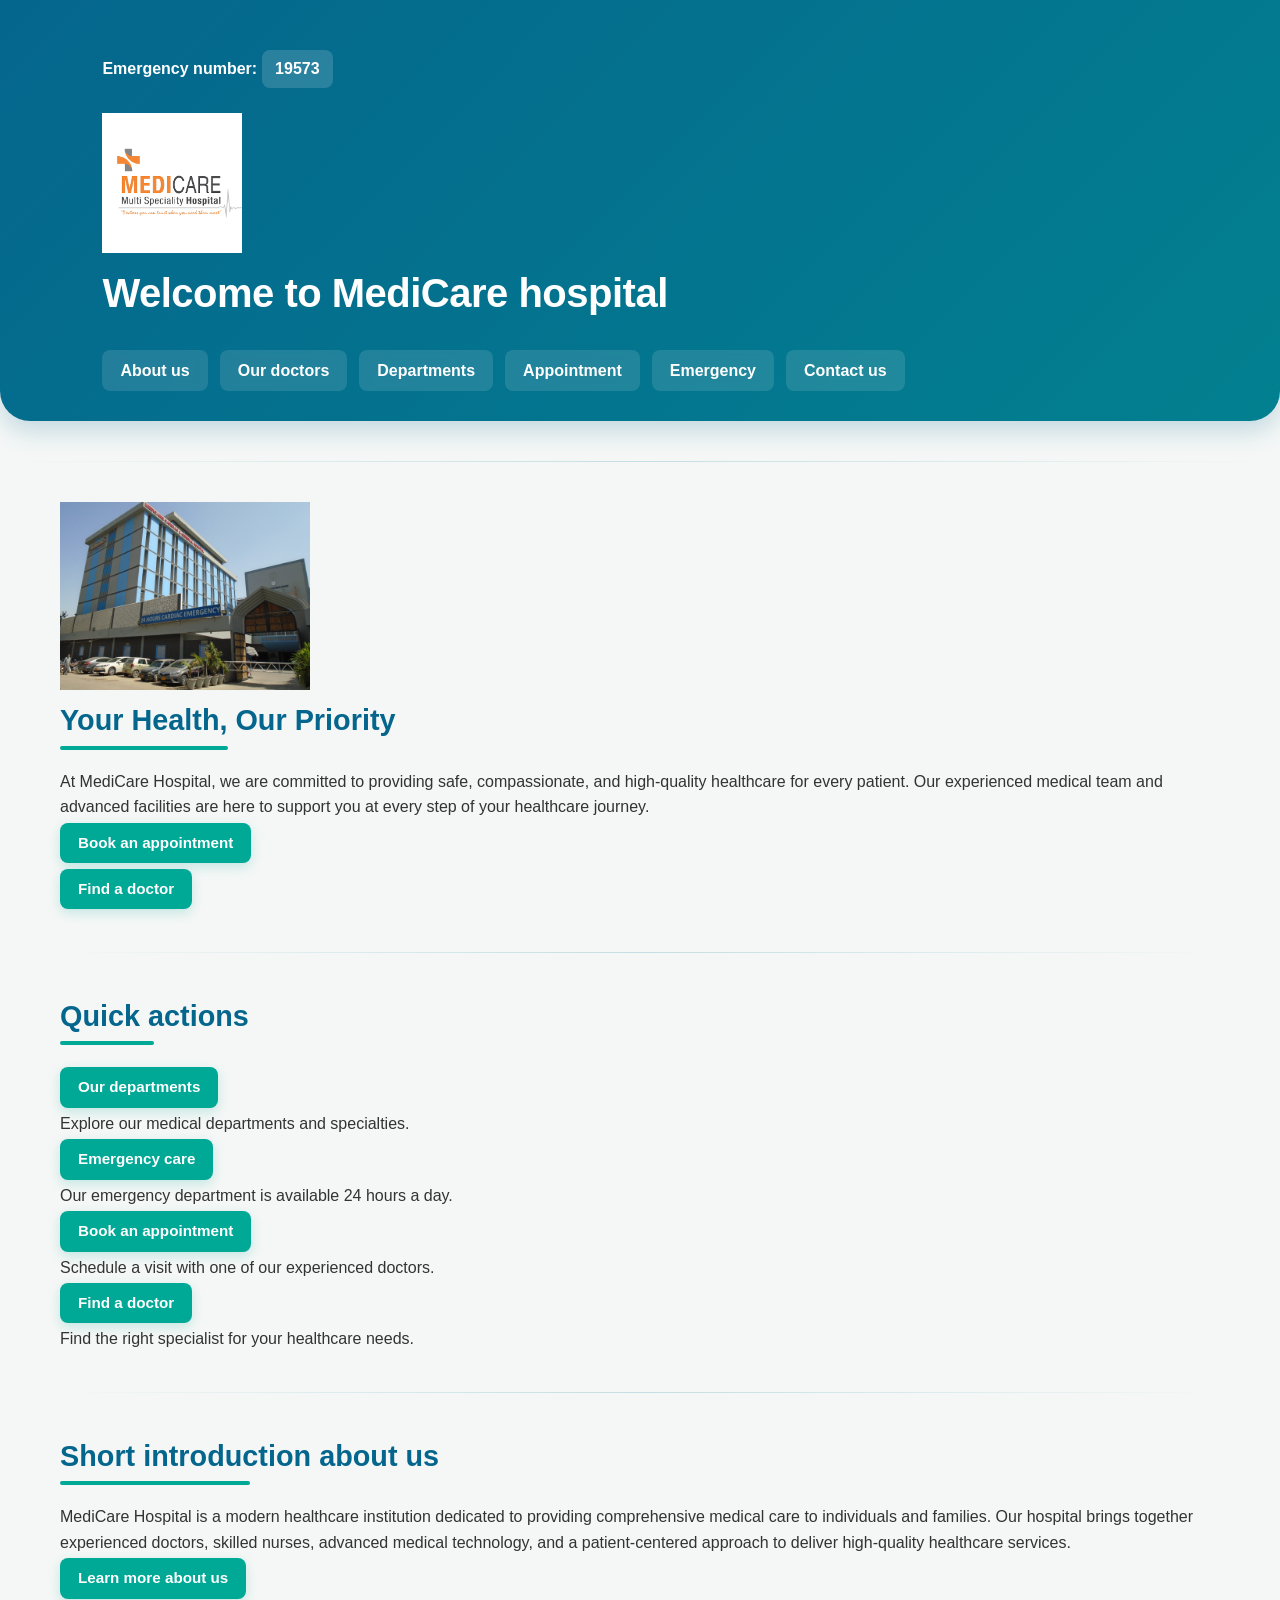
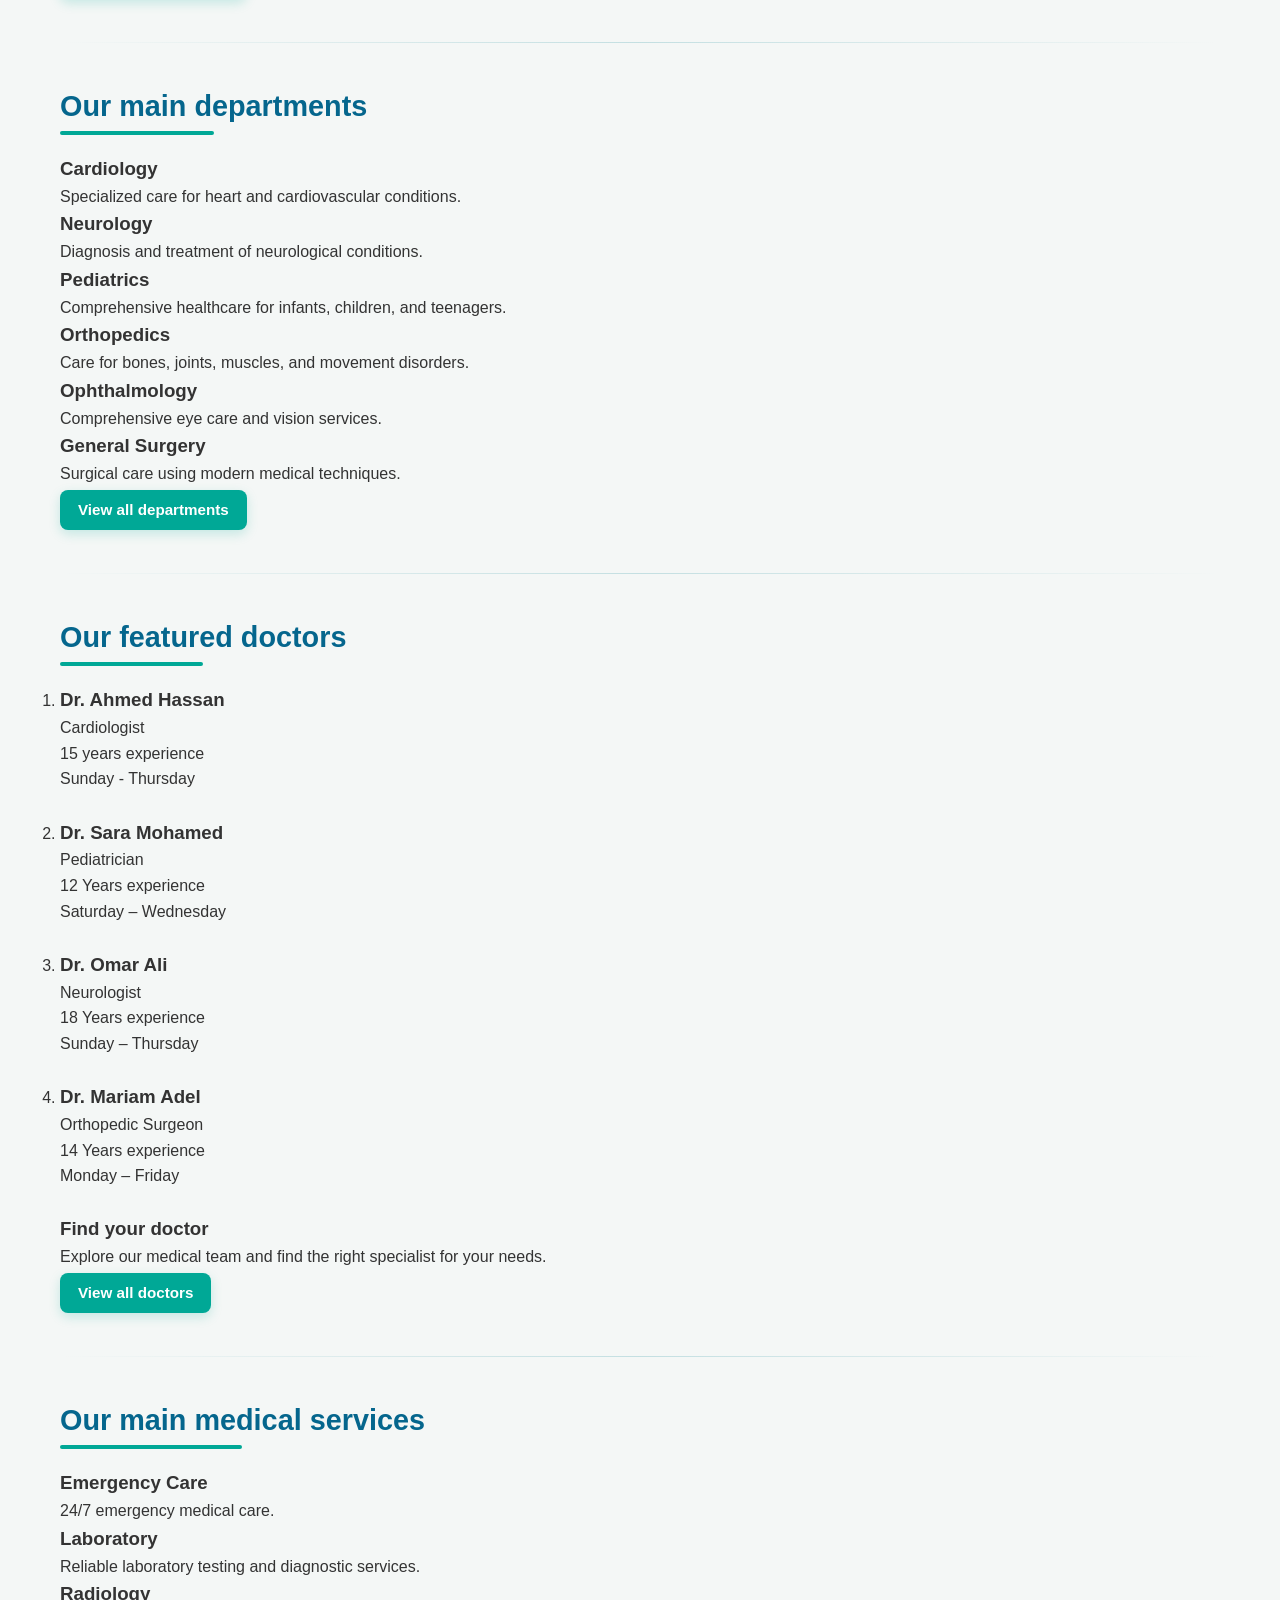
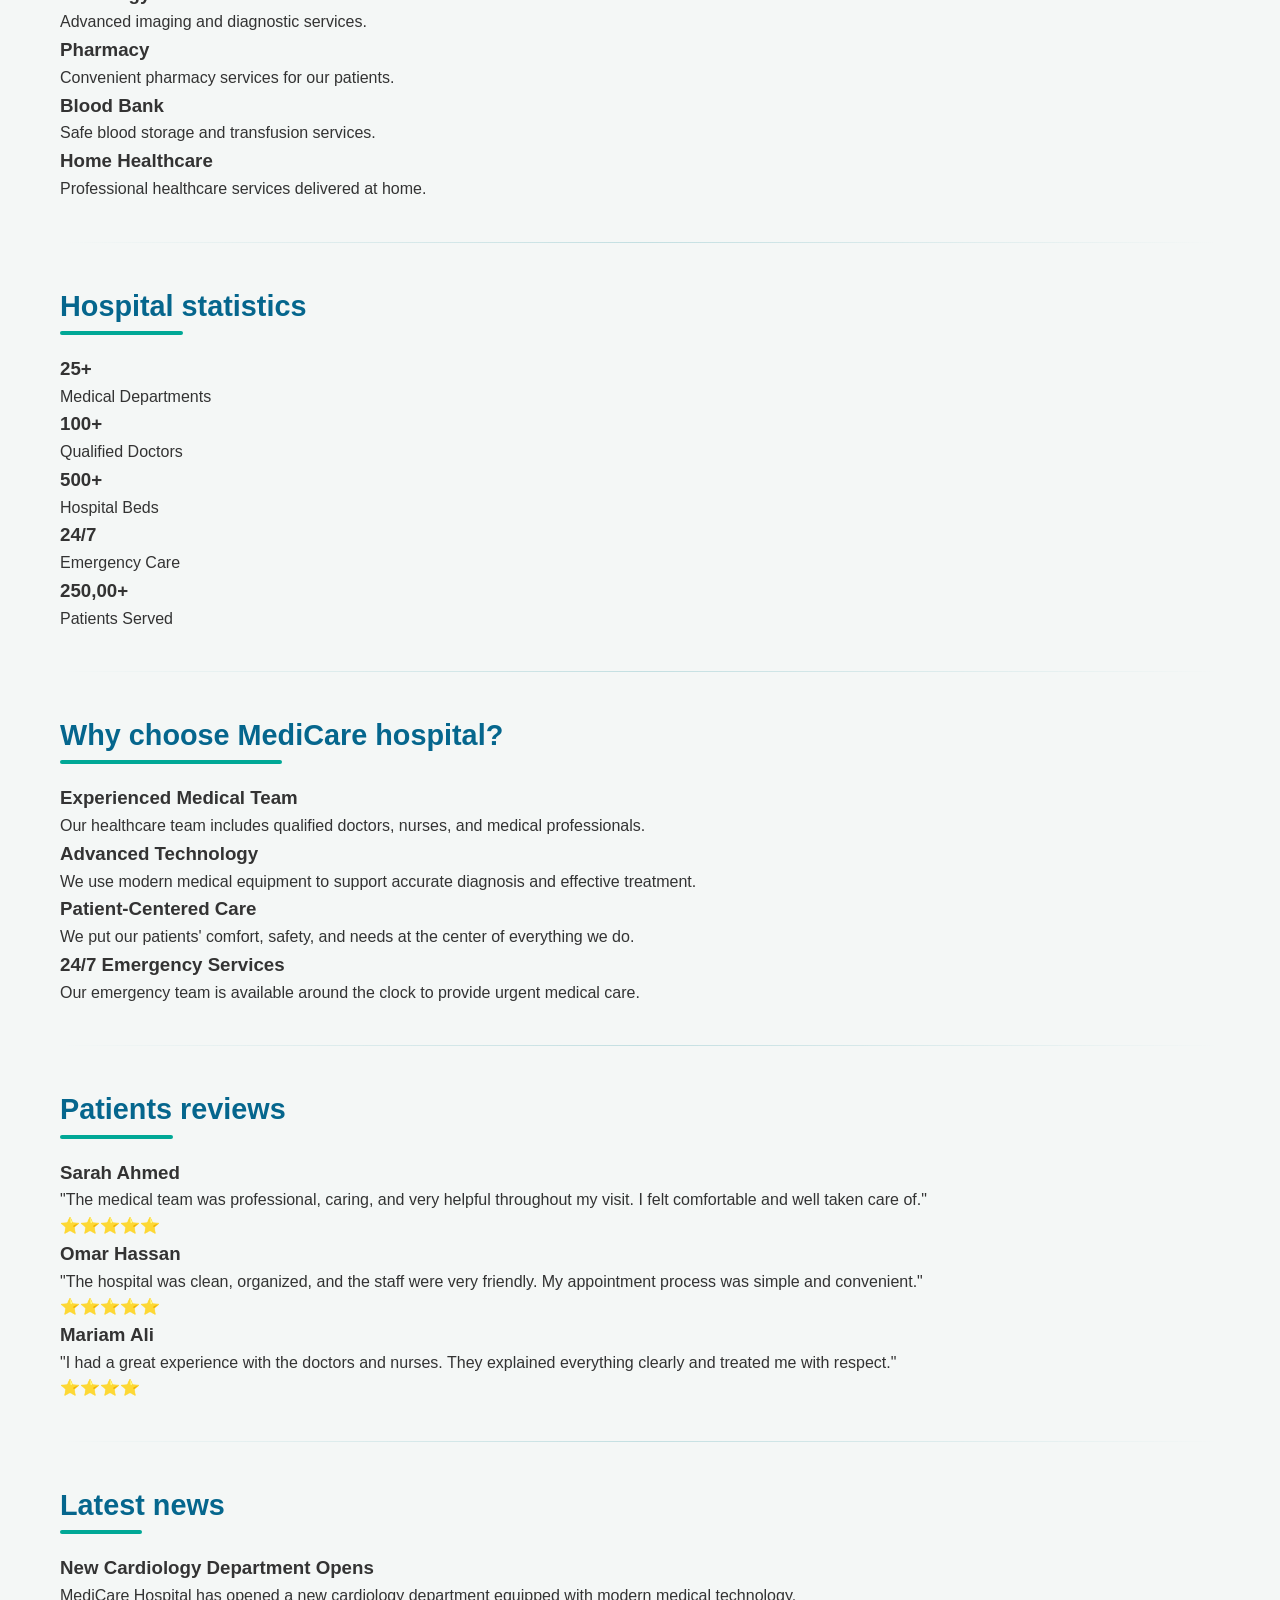
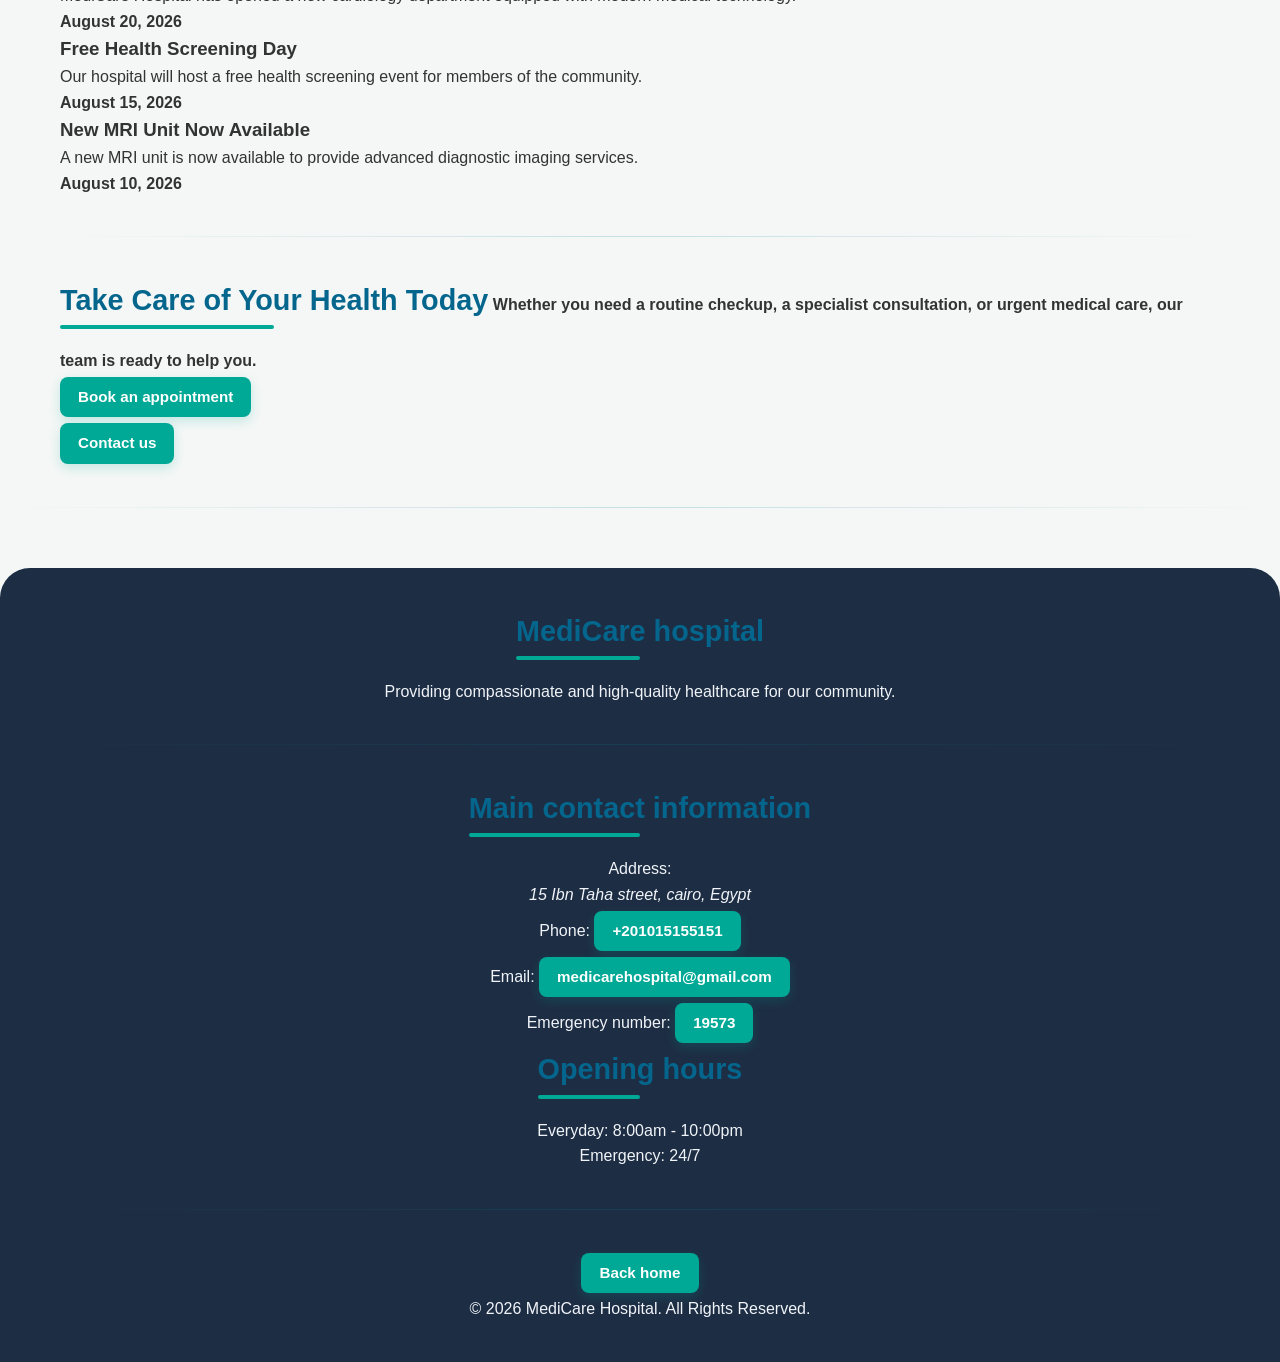
<file: index.html>
<!DOCTYPE html>
<html lang="en">
    <head>
        <meta charset="UTF-8">
        <meta name="description" content="Welcome to MediCare hospital enter to see more">
        <meta name="viewport" content="width=device-width, initial-scale=1.0">
        <title>MediCare hospital</title>
        <link rel="icon" href="img/logo-hospital.png">
        <link rel="stylesheet" href="main.css">
    </head>
    <body>
        <header class="index-header">
        <strong>Emergency number:</strong><a href="tel:19573">19573</a>
        
        <br><br>
        <figure>
            <img src="img/logo-hospital.png" alt="Hospital logo" loading="lazy" width="140">
            <figcaption><h1>Welcome to MediCare hospital</h1></figcaption>
        </figure>
        <nav>
            <ul>
                <li>
                    <a href="about.html">About us</a>
                </li>
                <li>
                    <a href="doctors.html">Our doctors</a>
                </li>
                <li>
                    <a href="departments.html">Departments</a>
                </li>
                <li>
                    <a href="appointments.html">Appointment</a>
                </li>
                <li>
                    <a href="emergency.html">Emergency</a>
                </li>
                <li>
                    <a href="#main-contact">Contact us</a>
                </li>
            </ul>
        </nav>
        </header>
        <hr>
        <main class="index-main">
            <section id="hero">
                <figure>
                    <img src="img/hospital-1.jpg" alt="Hospital photo" loading="lazy" width="250">
                    <figcaption><h2>Your Health, Our Priority</h2></figcaption>
                </figure>
                <p>At MediCare Hospital, we are committed to providing safe, compassionate, and high-quality healthcare for every patient. Our experienced medical team and advanced facilities are here to support you at every step of your healthcare journey.</p>
                <ul>
                    <li>
                        <a href="appointments.html">Book an appointment</a>
                    </li>
                    <li>
                        <a href="doctors.html">Find a doctor</a>
                    </li>
                </ul>
            </section>
            <hr>
            <section id="quick-actions">
                <h2>Quick actions</h2>
                <ul>
                    <li>
                        <div class="quick-action-art">
                            <a href="departments.html">Our departments</a>
                            <p>
                                Explore our medical departments and specialties.
                            </p>
                        </div>
                    </li>
                    <li>
                        <div class="quick-action-art">
                            <a href="emergency.html">Emergency care</a>
                            <p>
                                Our emergency department is available 24 hours a day.
                            </p>
                        </div>
                    </li>
                    <li>
                        <div class="quick-action-art">
                            <a href="appointments.html">Book an appointment</a>
                            <p>
                                Schedule a visit with one of our experienced doctors.
                            </p>
                        </div>
                    </li>
                    <li>
                        <div class="quick-action-art">
                            <a href="doctors.html">Find a doctor</a>
                            <p>
                                Find the right specialist for your healthcare needs.
                            </p>
                        </div>
                    </li>
                </ul>
            </section>
            <hr>
            <section id="introduction">
                <h2>Short introduction about us</h2>
                <p>MediCare Hospital is a modern healthcare institution dedicated to providing comprehensive medical care to individuals and families. Our hospital brings together experienced doctors, skilled nurses, advanced medical technology, and a patient-centered approach to deliver high-quality healthcare services.</p>
                <a href="about.html">Learn more about us</a>
            </section>
            <hr>
            <section id="main-departments">
                <h2>Our main departments</h2>
                <ul>
                    <li>
                        <div class="department-card">
                                <h3>Cardiology</h3>
                            <p>Specialized care for heart and cardiovascular conditions.</p>
                        </div>
                    </li>
                    <li>
                        <div class="department-card">
                            <h3>Neurology</h3>
                            <p>Diagnosis and treatment of neurological conditions.</p>
                        </div>
                    </li>
                    <li>
                        <div class="department-card">
                            <h3>Pediatrics</h3>
                            <p>Comprehensive healthcare for infants, children, and teenagers.</p>
                        </div>
                    </li>
                    <li>
                        <div class="department-card">
                            <h3>Orthopedics</h3>
                            <p>Care for bones, joints, muscles, and movement disorders.</p>
                        </div>
                    </li>
                    <li>
                        <div class="department-card">
                            <h3>Ophthalmology</h3>
                            <p>Comprehensive eye care and vision services.</p>
                        </div>
                    </li>
                    <li>
                        <div class="department-card">
                            <h3>General Surgery</h3>
                            <p>Surgical care using modern medical techniques.</p>
                        </div>
                    </li>
                </ul>
                <a href="departments.html">View all departments</a>
            </section>
            <hr>
            <section id="featured-doctors">
                <h2>Our featured doctors</h2>
                <ol>
                    <li>
                        <div class="main-doctors-card">
                            <h3>Dr. Ahmed Hassan</h3>
                            
                                <ul>
                                    <li>
                                        Cardiologist
                                    </li>
                                    <li>
                                        15 years experience
                                    </li>
                                    <li>
                                        Sunday - Thursday
                                    </li>
                                </ul>
                            <br>
                        </div>
                    </li>
                    <li>
                        <div class="main-doctors-card">
                            <h3>Dr. Sara Mohamed</h3>
                            
                                <ul>
                                    <li>
                                        Pediatrician
                                    </li>
                                    <li>
                                        12 Years experience
                                    </li>
                                    <li>
                                        Saturday – Wednesday
                                    </li>
                                </ul>
                            <br>
                        </div>
                    </li>
                    <li>
                        <div class="main-doctors-card">
                            <h3>Dr. Omar Ali</h3>
                            
                                <ul>
                                    <li>
                                        Neurologist
                                    </li>
                                    <li>
                                        18 Years experience
                                    </li>
                                    <li>
                                        Sunday – Thursday
                                    </li>
                                </ul>
                            <br>
                        </div>
                    </li>
                    <li>
                        <div class="main-doctors-card">
                            <h3>Dr. Mariam Adel</h3>
                            
                                <ul>
                                    <li>
                                        Orthopedic Surgeon
                                    </li>
                                    <li>
                                        14 Years experience
                                    </li>
                                    <li>
                                        Monday – Friday
                                    </li>
                                </ul>
                            <br>
                        </div>
                    </li>
                </ol>
                <div class="find-doctor">
                    <ul>
                        <li>
                            <h3>Find your doctor</h3>
                    
                            Explore our medical team and find the right specialist for your needs.
                            <br>  
                            <a href="doctors.html">View all doctors</a>                  
                        </li>
                    </ul>
                </div>
            </section>
            <hr>
            <section id="main-services">
                <h2>Our main medical services</h2>
                <ul>
                    <li>
                        <div class="main-services-card">
                            <h3>Emergency Care</h3>
                            <p>24/7 emergency medical care.</p>
                        </div>
                    </li>
                    <li>
                        <div class="main-services-card">
                            <h3>Laboratory</h3>
                            <p>Reliable laboratory testing and diagnostic services.</p>
                        </div>
                    </li>
                    <li>
                        <div class="main-services-card">
                            <h3>Radiology</h3>
                            <p>Advanced imaging and diagnostic services.</p>
                        </div>
                    </li>
                    <li>
                        <div class="main-services-card">
                            <h3>Pharmacy</h3>
                            <p>Convenient pharmacy services for our patients.</p>
                        </div>
                    </li>
                    <li>
                        <div class="main-services-card">
                            <h3>Blood Bank</h3>
                            <p>Safe blood storage and transfusion services.</p>
                        </div>
                    </li>
                    <li>
                        <div class="main-services-card">
                            <h3>Home Healthcare</h3>
                            <p>Professional healthcare services delivered at home.</p>
                        </div>
                    </li>
                </ul>
                
            </section>
            <hr>
            <section id="statistics">
                <h2>Hospital statistics</h2>
                <ul>
                    <li>
                        <div class="hospital-statistics-cards">
                            <h3>25+</h3>
                            <p>Medical Departments</p>
                        </div>
                    </li>
                    <li>
                        <div class="hospital-statistics-cards">
                            <h3>100+</h3>
                            <p>Qualified Doctors</p>
                        </div>
                    </li>
                    <li>
                        <div class="hospital-statistics-cards">
                            <h3>500+</h3>
                            <p>Hospital Beds</p>
                        </div>
                    </li>
                    <li>
                        <div class="hospital-statistics-cards">
                            <h3>24/7</h3>
                            <p>Emergency Care</p>
                        </div>
                    </li>
                    <li>
                        <div class="hospital-statistics-cards">
                            <h3>250,00+</h3>
                            <p>Patients Served</p>
                        </div>
                    </li>
                </ul>
            </section>
            <hr>
            <section id="why-us">
                <h2>Why choose MediCare hospital?</h2>
                <ul>
                    <li>
                        <div class="why-us-card">
                            <h3>Experienced Medical Team</h3>
                            <p>Our healthcare team includes qualified doctors, nurses, and medical professionals.</p>
                        </div>
                    </li>
                    <li>
                        <div class="why-us-card">
                            <h3>Advanced Technology</h3>
                            <p>We use modern medical equipment to support accurate diagnosis and effective treatment.</p>
                        </div>
                    </li>
                    <li>
                        <div class="why-us-card">
                            <h3>Patient-Centered Care</h3>
                            <p>We put our patients' comfort, safety, and needs at the center of everything we do.</p>
                        </div>
                    </li>
                    <li>
                        <div class="why-us-card">
                            <h3>24/7 Emergency Services</h3>
                            <p>Our emergency team is available around the clock to provide urgent medical care.</p>
                        </div>
                    </li>
                </ul>
            </section>
            <hr>
            <section id="reviews">
                <h2>Patients reviews</h2>
                <ul>
                    <li>
                        <article class="patient-review-card">
                            <h3>Sarah Ahmed</h3>
                            <p>"The medical team was professional, caring, and very helpful throughout my visit. I felt comfortable and well taken care of."</p>
                            <p>
                                ⭐⭐⭐⭐⭐
                            </p>
                        </article>
                    </li>
                    <li>
                        <article class="patient-review-card">
                            <h3>Omar Hassan</h3>
                            <p>"The hospital was clean, organized, and the staff were very friendly. My appointment process was simple and convenient."</p>
                            <p>
                                ⭐⭐⭐⭐⭐
                            </p>
                        </article>
                    </li>
                    <li>
                        <article class="patient-review-card">
                            <h3>Mariam Ali</h3>
                            <p>"I had a great experience with the doctors and nurses. They explained everything clearly and treated me with respect."</p>
                            <p>
                                ⭐⭐⭐⭐
                            </p>
                        </article>
                    </li>
                </ul>
            </section>
            <hr>
            <section id="latest-news">
                <h2>Latest news</h2>
                <ul>
                    <li>
                        <div class="latest-news-card">
                            <h3>
                                New Cardiology Department Opens
                            </h3>
                            <p>
                                MediCare Hospital has opened a new cardiology department equipped with modern medical technology.
                            </p>
                            <P>
                                <strong>
                                    August 20, 2026
                                </strong>
                            </P>
                        </div>
                    </li>
                    <li>
                        <div class="latest-news-card">
                            <h3>
                                Free Health Screening Day
                            </h3>
                            <p>
                                Our hospital will host a free health screening event for members of the community.
                            </p>
                            <p>
                                <strong>
                                    August 15, 2026
                                </strong>
                            </p>
                        </div>
                    </li>
                    <li>
                        <div class="latest-news-card">
                            <h3>
                                New MRI Unit Now Available
                            </h3>
                            <p>
                                A new MRI unit is now available to provide advanced diagnostic imaging services.
                            </p>
                            <p>
                                <strong>
                                    August 10, 2026
                                </strong>
                            </p>
                        </div>
                    </li>
                </ul>
            </section>
            <hr>
            <section id="call-to-action">
                <h2>Take Care of Your Health Today</h2>
                <strong>Whether you need a routine checkup, a specialist consultation, or urgent medical care, our team is ready to help you.</strong>
                <ul>
                    <li>
                        <a href="appointments.html">Book an appointment</a>
                    </li>
                    <li>
                        <a href="#main-contact">Contact us</a>
                    </li>
                </ul>   
            </section>
        </main>
        <hr>
        <footer class="index-footer">
            <section id="final-paragraph">
                <div class="final-paragraph-card">
                    <h2>MediCare hospital</h2>
                    <p>
                        Providing compassionate and high-quality healthcare for our community.
                    </p>
                </div>   
            </section>
            <hr>
            <section id="main-contact">
                    <h2>Main contact information</h2>
                    <div class="main-contact-card">
                        <ul>
                            <li>
                                Address: <address>15 Ibn Taha street, cairo, Egypt</address>
                            </li>
                            <li>
                                Phone: <a href="tel:+201015155151">+201015155151</a>
                            </li>
                            <li>
                                Email: <a href="mailto:medicarehospital@gmail.com">medicarehospital@gmail.com</a>
                            </li>
                            <li>
                                Emergency number: <a href="tel:19573">19573</a>
                            </li>
                        </ul>
                    </div>
            </section>
            <section id="opening-hours">
                <h2>Opening hours</h2>
                <ul>
                    <li>
                        Everyday: <time datetime="08:00">8:00am</time> - <time datetime="22:00">10:00pm</time>
                    </li>
                    <li>
                        Emergency: 24/7
                    </li>
                </ul>
            </section>
            <hr>
            <section id="ending">
                <h3><a href="#">Back home</a></h3>
                <p>&copy; 2026 MediCare Hospital. All Rights Reserved.</p>
            </section>
        </footer>
    </body>
 </html>
</file>
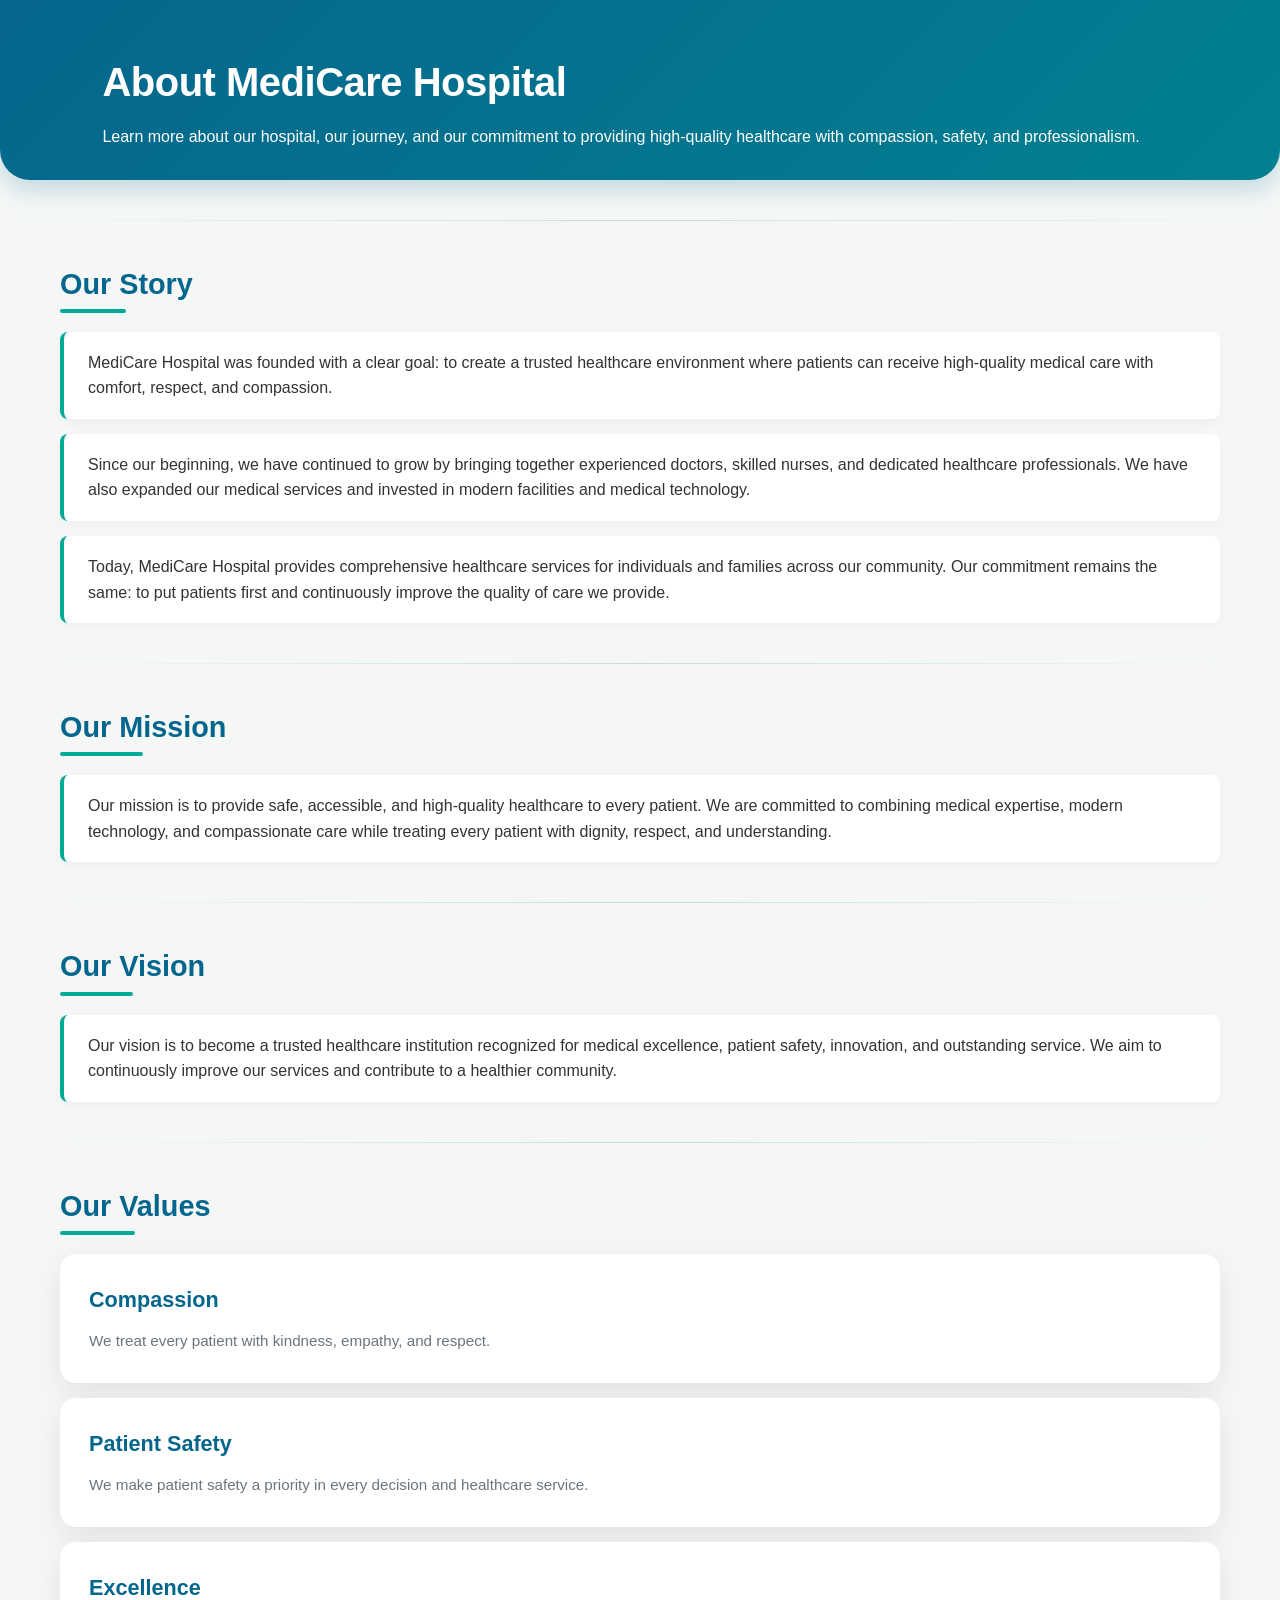
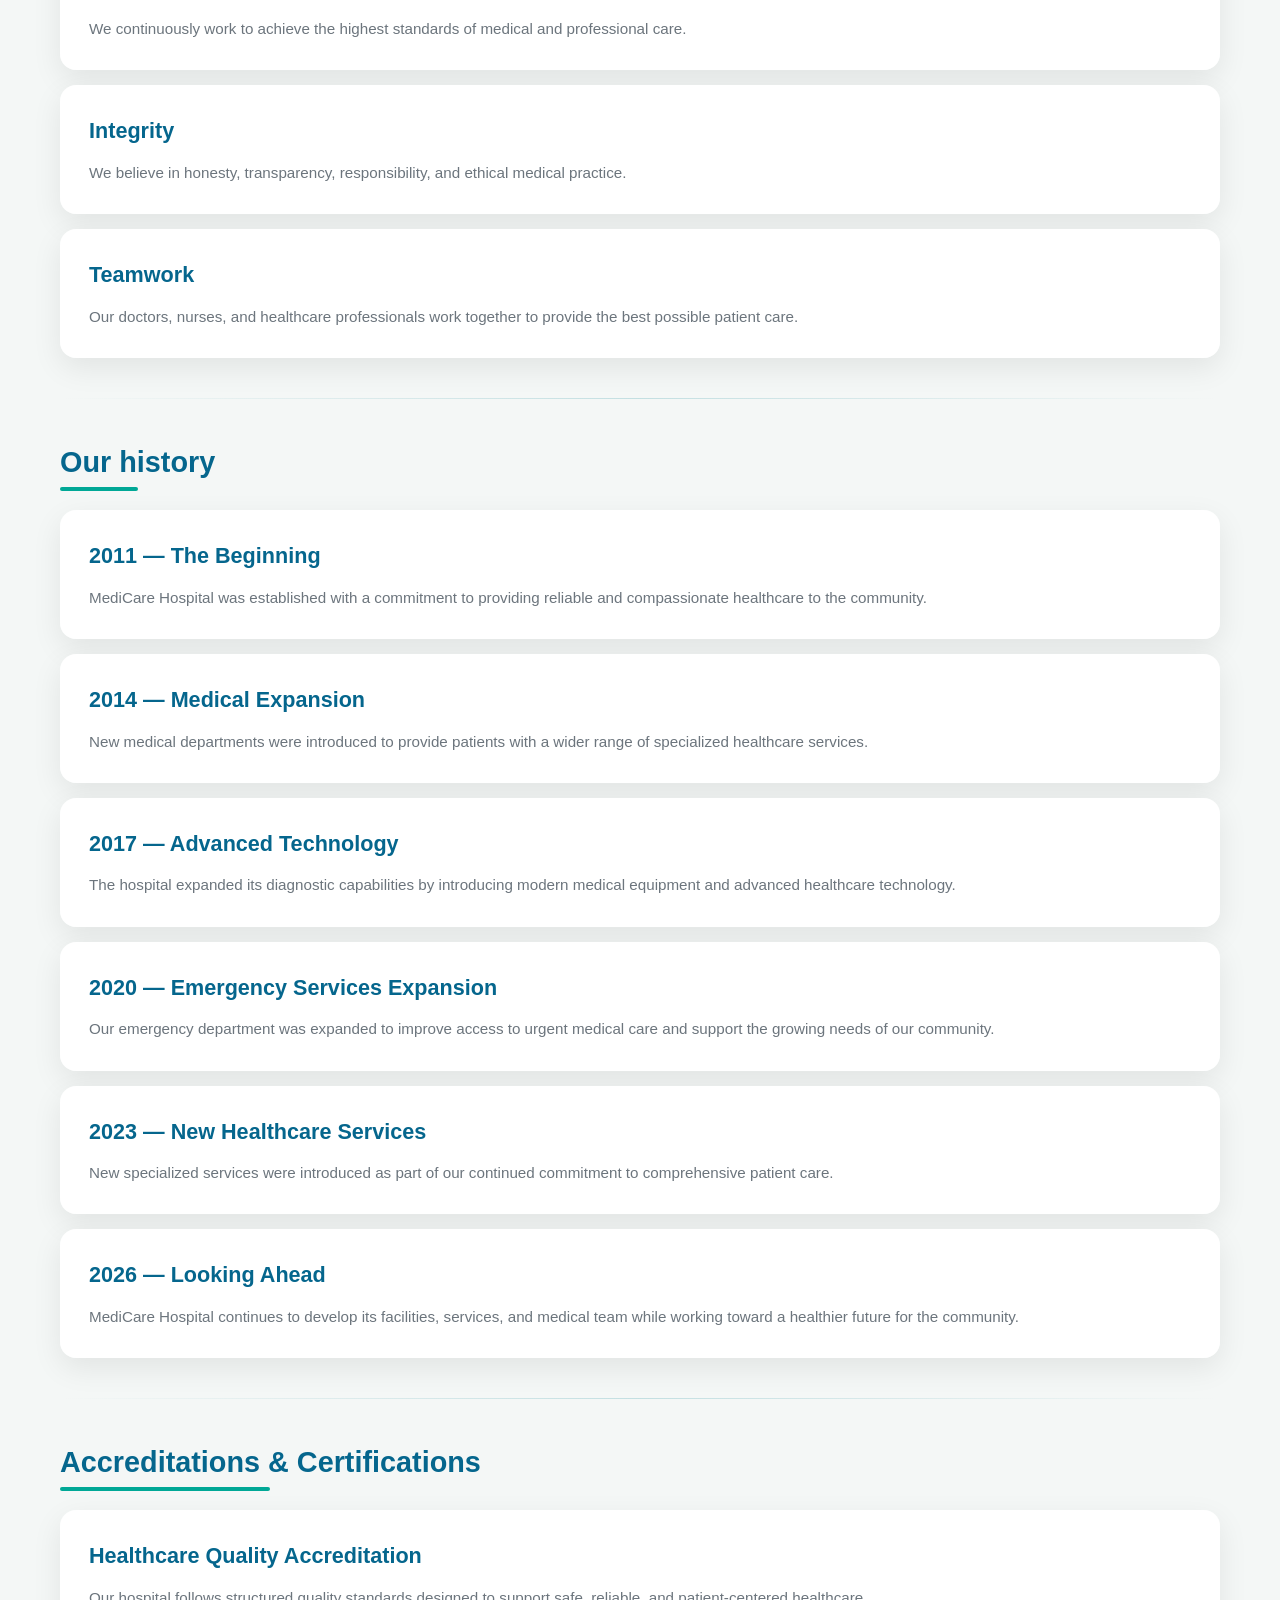
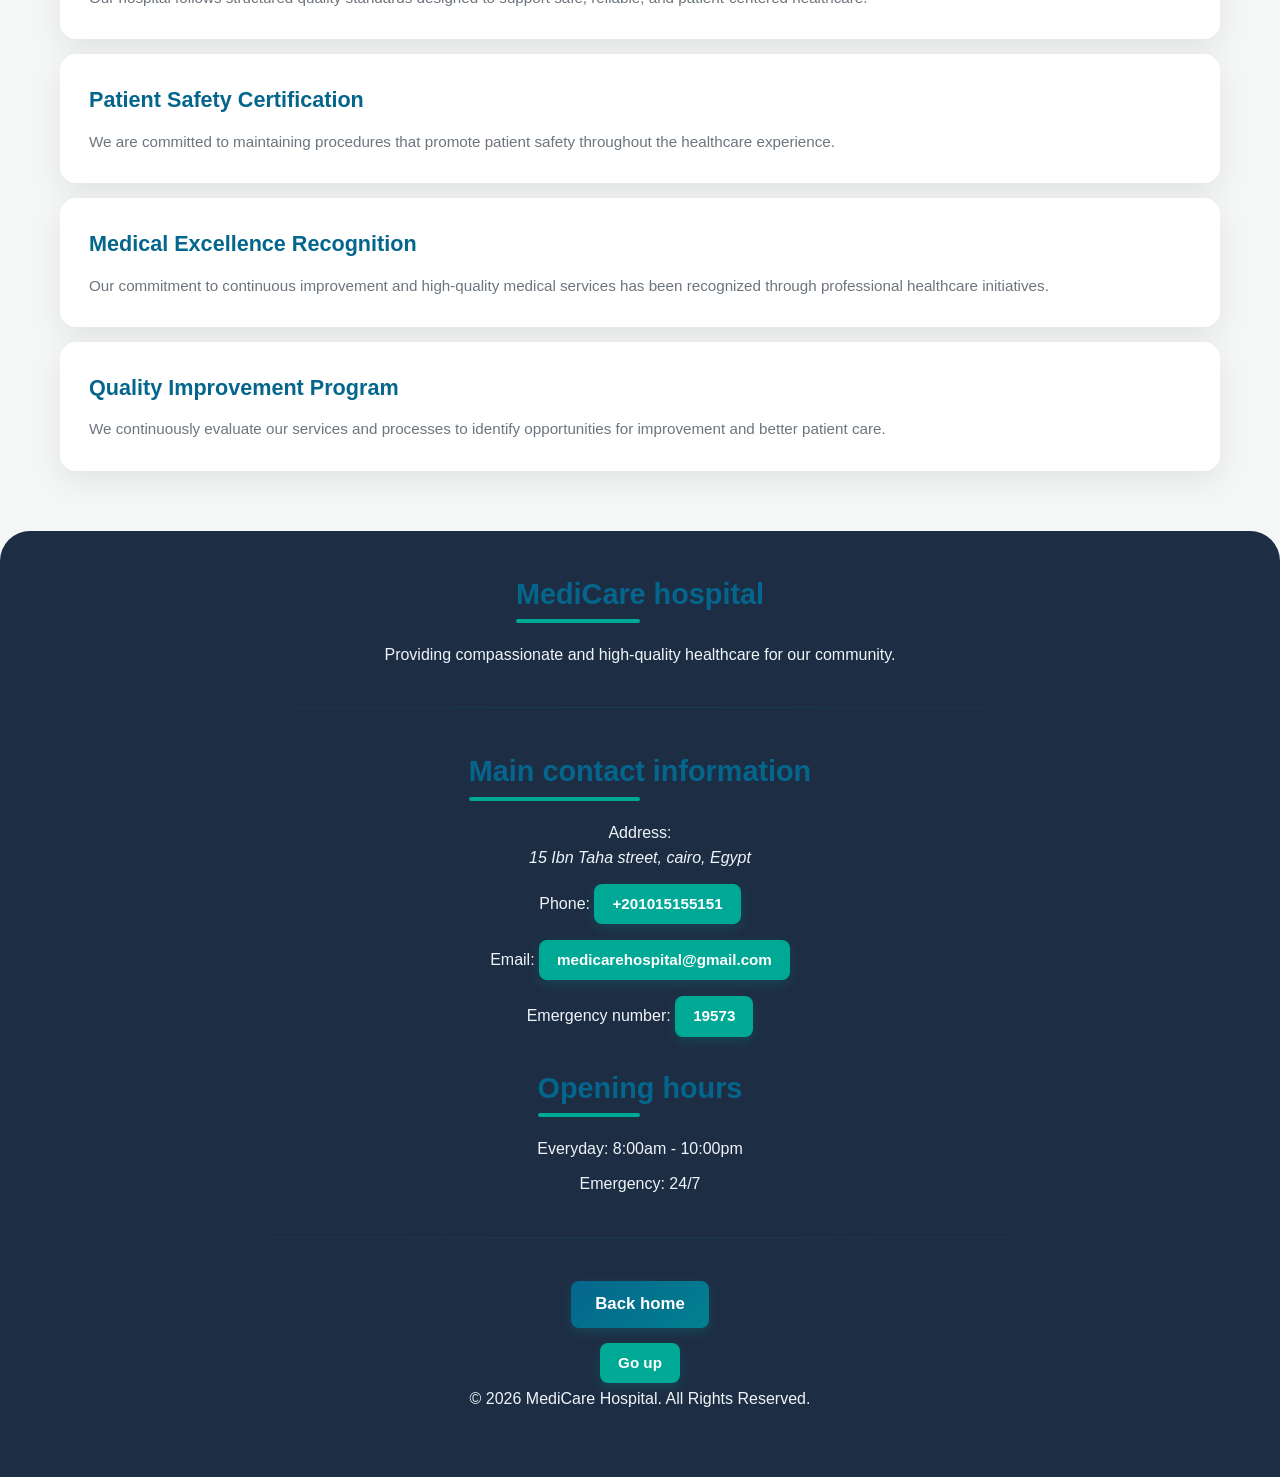
<file: about.html>
<!DOCTYPE html>
<html lang="en">
    <head>
        <meta charset="UTF-8">
        <meta name="description" content="Learn more about our hospital, our journey, and our commitment to providing high-quality healthcare with compassion, safety, and professionalism.">
        <meta name="viewport" content="width=device-width, initial-scale=1.0">
        <title>About MediCare hospital</title>
        <link rel="icon" href="img/logo-hospital.png">
        <link rel="stylesheet" href="main.css">
    </head>
    <body>
        <header class="about-header">
            <h1>
                About MediCare Hospital
            </h1>
            <ul>
                <li>
                    Learn more about our hospital, our journey, and our commitment to providing high-quality healthcare with compassion, safety, and professionalism.
                </li>
            </ul>
        </header>
        <hr>
        <main class="about-main">
            <section id="about-us">

            
            <h2>Our Story</h2>
            <ul>
                <li>
                    MediCare Hospital was founded with a clear goal: to create a trusted healthcare environment where patients can receive high-quality medical care with comfort, respect, and compassion.
                </li>
                <li>
                    Since our beginning, we have continued to grow by bringing together experienced doctors, skilled nurses, and dedicated healthcare professionals. We have also expanded our medical services and invested in modern facilities and medical technology.
                </li>
                <li>
                    Today, MediCare Hospital provides comprehensive healthcare services for individuals and families across our community. Our commitment remains the same: to put patients first and continuously improve the quality of care we provide.
                </li>
            </ul>
            </section>
            <hr>
            <section id="mission">
                <h2>Our Mission</h2>
                <ul>
                    <li>
                        Our mission is to provide safe, accessible, and high-quality healthcare to every patient. We are committed to combining medical expertise, modern technology, and compassionate care while treating every patient with dignity, respect, and understanding.
                    </li>
                </ul>
            </section>
            <hr>
            <section id="our-vision">
                <h2>Our Vision</h2>
                <ul>
                    <li>
                        Our vision is to become a trusted healthcare institution recognized for medical excellence, patient safety, innovation, and outstanding service. We aim to continuously improve our services and contribute to a healthier community.
                    </li>
                </ul>
            </section>
            <hr>
            <section id="our-values">
                <h2>Our Values</h2>
                <ul>
                    <li>
                        <div class="our-values-card">
                            <h3>Compassion</h3>
                            <p>We treat every patient with kindness, empathy, and respect.</p>
                        </div>
                    </li>
                    <li>
                        <div class="our-values-card">
                            <h3>Patient Safety</h3>
                            <p>We make patient safety a priority in every decision and healthcare service.</p>
                        </div>
                    </li>
                    <li>
                        <div class="our-values-card">
                            <h3>Excellence</h3>
                            <p>We continuously work to achieve the highest standards of medical and professional care.</p>
                        </div>
                    </li>
                    <li>
                        <div class="our-values-card">
                            <h3>Integrity</h3>
                            <p>We believe in honesty, transparency, responsibility, and ethical medical practice.</p>
                        </div>
                    </li>
                    <li>
                        <div class="our-values-card">
                            <h3>Teamwork</h3>
                            <p>Our doctors, nurses, and healthcare professionals work together to provide the best possible patient care.</p>
                        </div>
                    </li>
                </ul>
            </section>
            <hr>
            <section id="our-history">
                <h2>Our history</h2>
                <ul>
                    <li>
                        <div class="our-history-card">
                            <h3>2011 — The Beginning</h3>
                            <p>MediCare Hospital was established with a commitment to providing reliable and compassionate healthcare to the community.</p>
                        </div>
                    </li>
                    <li>
                        <div class="our-history-card">
                            <h3>2014 — Medical Expansion</h3>
                            <p>New medical departments were introduced to provide patients with a wider range of specialized healthcare services.</p>
                        </div>
                    </li>
                    <li>
                        <div class="our-history-card">
                            <h3>2017 — Advanced Technology</h3>
                            <p>The hospital expanded its diagnostic capabilities by introducing modern medical equipment and advanced healthcare technology.</p>
                        </div>
                    </li>
                    <li>
                        <div class="our-history-card">
                            <h3>2020 — Emergency Services Expansion</h3>
                            <p>Our emergency department was expanded to improve access to urgent medical care and support the growing needs of our community.</p>
                        </div>
                    </li>
                    <li>
                        <div class="our-history-card">
                            <h3>2023 — New Healthcare Services</h3>
                            <p>New specialized services were introduced as part of our continued commitment to comprehensive patient care.</p>
                        </div>
                    </li>
                    <li>
                        <div class="our-history-card">
                            <h3>2026 — Looking Ahead</h3>
                            <p>MediCare Hospital continues to develop its facilities, services, and medical team while working toward a healthier future for the community.</p>
                        </div>
                    </li>
                </ul>
            </section>
            <hr>
            <section id="Certifications">
                <h2>Accreditations & Certifications</h2>
                <ul>
                    <li>
                        <div class="Certifications-card">
                            <h3>Healthcare Quality Accreditation</h3>
                            <p>Our hospital follows structured quality standards designed to support safe, reliable, and patient-centered healthcare.</p>
                        </div>
                    </li>
                    <li>
                        <div class="Certifications-card">
                            <h3>Patient Safety Certification</h3>
                            <p>We are committed to maintaining procedures that promote patient safety throughout the healthcare experience.</p>
                        </div>
                    </li>
                    <li>
                        <div class="Certifications-card">
                            <h3>Medical Excellence Recognition</h3>
                            <p>Our commitment to continuous improvement and high-quality medical services has been recognized through professional healthcare initiatives.</p>
                        </div>
                    </li>
                    <li>
                        <div class="Certifications-card">
                            <h3>Quality Improvement Program</h3>
                            <p>We continuously evaluate our services and processes to identify opportunities for improvement and better patient care.</p>
                        </div>
                    </li>
                </ul>
            </section>
        </main>
        <footer class="about-footer">
            <section id="final-paragraph1">
                <div class="final-paragraph-card1">
                    <h2>MediCare hospital</h2>
                    <p>
                        Providing compassionate and high-quality healthcare for our community.
                    </p>
                </div>   
            </section>
            <hr>
            <section id="main-contact1">
                    <h2>Main contact information</h2>
                    <div class="main-contact-card1">
                        <ul>
                            <li>
                                Address: <address>15 Ibn Taha street, cairo, Egypt</address>
                            </li>
                            <li>
                                Phone: <a href="tel:+201015155151">+201015155151</a>
                            </li>
                            <li>
                                Email: <a href="mailto:medicarehospital@gmail.com">medicarehospital@gmail.com</a>
                            </li>
                            <li>
                                Emergency number: <a href="tel:19573">19573</a>
                            </li>
                        </ul>
                    </div>
            </section>
            <section id="opening-hours1">
                <h2>Opening hours</h2>
                <ul>
                    <li>
                        Everyday: <time datetime="08:00">8:00am</time> - <time datetime="22:00">10:00pm</time>
                    </li>
                    <li>
                        Emergency: 24/7
                    </li>
                </ul>
            </section>
            <hr>
            <section id="ending1">
                <h3><a href="index.html">Back home</a></h3>
                <a href="#">Go up</a>
                <p>&copy; 2026 MediCare Hospital. All Rights Reserved.</p>
            </section>
        </footer>
    </body>
</html>
</file>
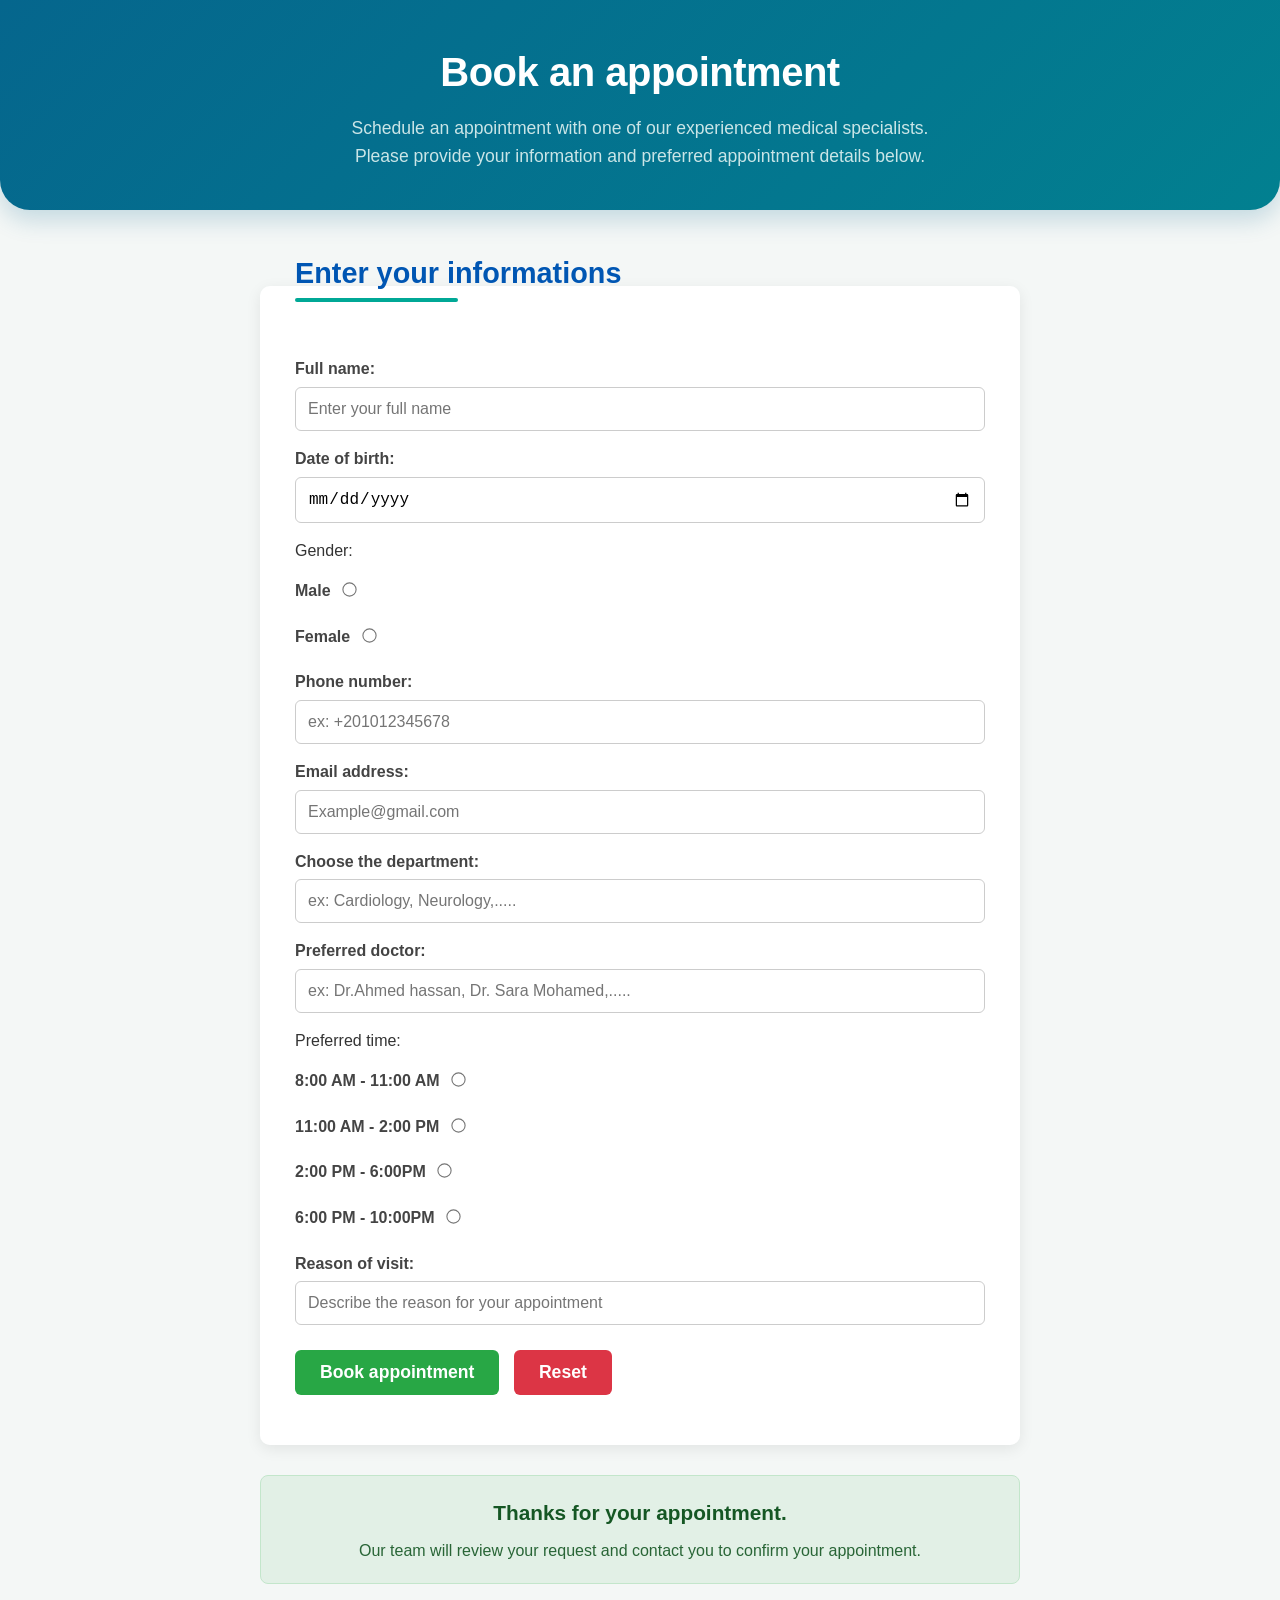
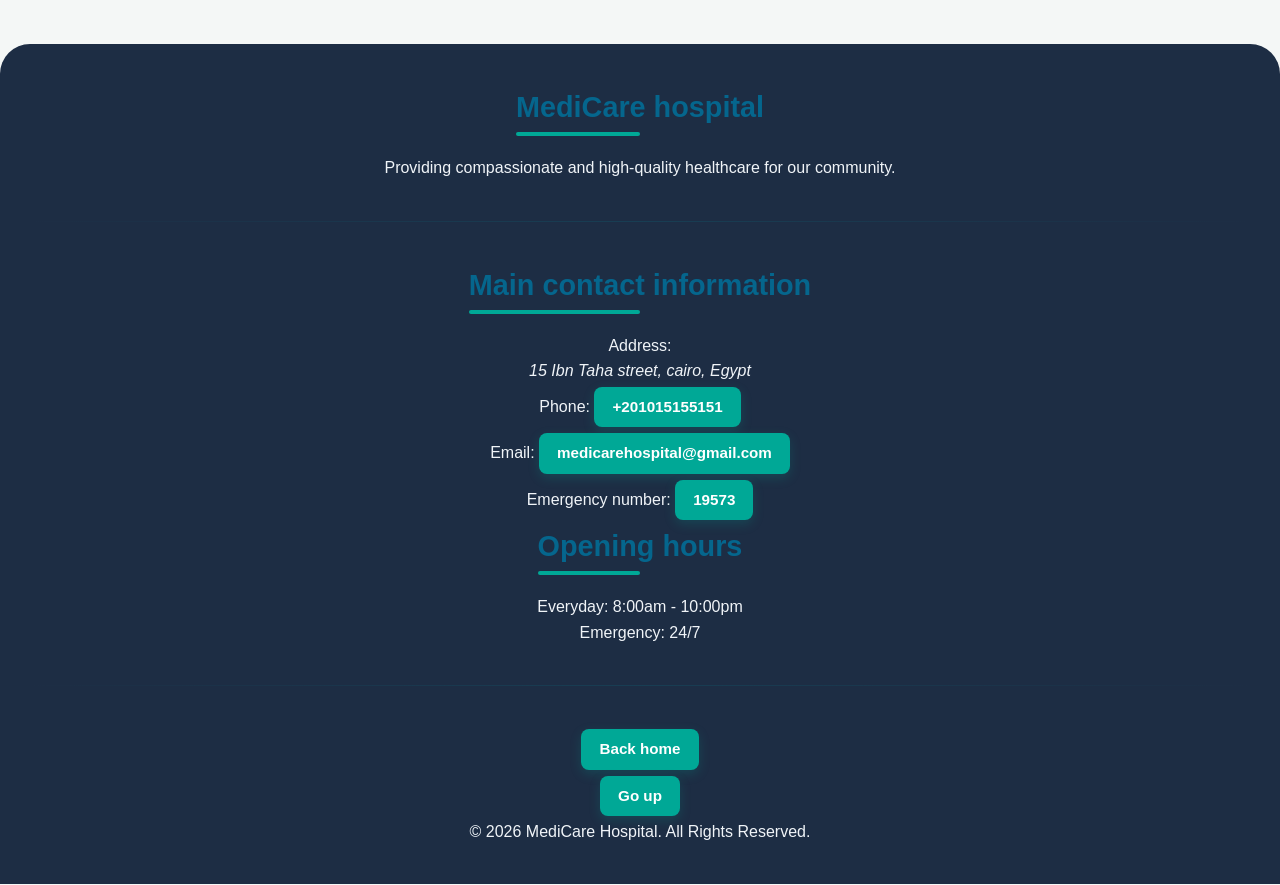
<file: appointments.html>
<!DOCTYPE html>
<html lang="en">
    <head>
        <meta charset="UTF-8">
        <meta name="description" content="Schedule an appointment with one of our experienced medical specialists. Please provide your information and preferred appointment details below.">
        <meta name="viewport" content="width=device-width, initial-scale=1.0">
        <title>Appointments of MediCare hospital</title>
        <link rel="icon" href="img/logo-hospital.png">
        <link rel="stylesheet" href="main.css">
    </head>
    <body>
        <header class="appointment-header">
            <section id="appointment-head">
                <h1>Book an appointment</h1>
                <p>
                    Schedule an appointment with one of our experienced medical specialists. Please provide your information and preferred appointment details below.
                </p>
            </section>
        </header>
        <main class="appointment-main">
            <section id="appointment-information">
                <fieldset>
                        <legend><h2>Enter your informations</h2></legend>
                        <form action="https://httpbin.org/post" method="post">
                        <p>
                            <label for="name">Full name: </label>
                            <input type="text" id="name" name="name" placeholder="Enter your full name" autocomplete="on" required>
                        </p>   
                        <p>
                            <label for="date-of-birth">Date of birth: </label>
                            <input type="date" name="date-of-birth" id="date-of-birth" required>
                        </p>
                        <p>Gender: </p>
                        <p>
                        <label for="male">Male</label>
                        <input type="radio" name="gender" id="male" required>
                        </p>
                        <p>
                        <label for="female">Female</label>
                        <input type="radio" name="gender" id="female" required>
                        </p>
                        <p>
                            <label for="phone">Phone number: </label>
                            <input type="tel" name="phone" id="phone" placeholder="ex: +201012345678" required autocomplete="on">
                        </p>
                        <p>
                            <label for="mail">Email address: </label>
                            <input type="email" name="mail" id="mail" placeholder="Example@gmail.com" required autocomplete="on">
                        </p>
                        <p>
                            <label for="department-choose">Choose the department: </label>
                            <input type="text" id="department-choose" name="department-name" required placeholder="ex: Cardiology, Neurology,....." list="choose-department-list">
                            <datalist id="choose-department-list">
                                <option value="Cardiology">
                                <option value="Neurology">
                                <option value="Pediatrics">
                                <option value="Orthopedics">
                                <option value="Dermatology">
                                <option value="Dentistry">
                                <option value="Ophthalmology">
                                <option value="Ear, Nose and Throat">
                                <option value="Urology">
                                <option value="Obstetrics & Gynecology">
                                <option value="Oncology">
                                <option value="General surgery">
                            </datalist>
                        </p>
                        <p>
                            <label for="doctor-choose">Preferred doctor: </label>
                            <input type="text" id="doctor-choose" name="doctor-name" required placeholder="ex: Dr.Ahmed hassan, Dr. Sara Mohamed,....." list="choose-doctor-list">
                            <datalist id="choose-doctor-list">
                                <option value="Dr. Ahmed Hassan">
                                <option value="Dr. Sara Mohamed">
                                <option value="Dr. Omar Ali">
                                <option value="Dr. Mariam Adel">
                                <option value="Dr. Youssef Ibrahim">
                                <option value="Dr. Nour Ahmed">
                                <option value="Dr. Karim Mostafa">
                                <option value="Dr. Hala Mahmoud">
                                <option value="Dr. Omar Yasser">
                                <option value="Dr. Radwa Mohamed">
                                <option value="Dr. Tarek Nabil">
                                <option value="Dr. Reem Hassan">
                                <option value="Dr. Adam Sherif">
                                <option value="Dr. Farah Adel">
                                <option value="Dr. Khaled Samir">
                            </datalist>
                        </p>
                        <p>
                            Preferred time: 
                        </p>
                        <p>
                            <label for="time1">8:00 AM - 11:00 AM</label>
                            <input type="radio" name="preferred-time" id="time1" required>
                        </p>
                        <p>
                            <label for="time2">11:00 AM - 2:00 PM</label>
                            <input type="radio" name="preferred-time" id="time2" required>
                        </p>
                        <p>
                            <label for="time3">2:00 PM - 6:00PM</label>
                            <input type="radio" name="preferred-time" id="time3" required>
                        </p>
                        <p>
                            <label for="time4">6:00 PM - 10:00PM</label>
                            <input type="radio" name="preferred-time" id="time4" required>
                        </p>
                        <p>
                            <label for="visit-reason">Reason of visit: </label>
                            <input type="text" id="visit-reason" name="visit-reason" required placeholder="Describe the reason for your appointment">
                        </p>
                        <p>
                            <button type="submit">Book appointment</button>
                            <button type="reset">Reset</button>
                        </p>
                        </form>
                </fieldset>
            </section>
            <section id="book-confirmation">
                <h3>Thanks for your appointment.</h3>
                <h4>
                    Our team will review your request and contact you to confirm your appointment.   
                </h4>
            </section>
        </main>
        <footer class="appointment-footer">
            <section id="final-paragraph">
                <div class="final-paragraph-card">
                    <h2>MediCare hospital</h2>
                    <p>
                        Providing compassionate and high-quality healthcare for our community.
                    </p>
                </div>   
            </section>
            <hr>
            <section id="main-contact">
                    <h2>Main contact information</h2>
                    <div class="main-contact-card">
                        <ul>
                            <li>
                                Address: <address>15 Ibn Taha street, cairo, Egypt</address>
                            </li>
                            <li>
                                Phone: <a href="tel:+201015155151">+201015155151</a>
                            </li>
                            <li>
                                Email: <a href="mailto:medicarehospital@gmail.com">medicarehospital@gmail.com</a>
                            </li>
                            <li>
                                Emergency number: <a href="tel:19573">19573</a>
                            </li>
                        </ul>
                    </div>
            </section>
            <section id="opening-hours">
                <h2>Opening hours</h2>
                <ul>
                    <li>
                        Everyday: <time datetime="08:00">8:00am</time> - <time datetime="22:00">10:00pm</time>
                    </li>
                    <li>
                        Emergency: 24/7
                    </li>
                </ul>
            </section>
            <hr>
            <section id="ending">
                <h3><a href="index.html">Back home</a></h3>
                <a href="#">Go up</a>
                <p>&copy; 2026 MediCare Hospital. All Rights Reserved.</p>
            </section>
        </footer>
    </body>
</html>
</file>
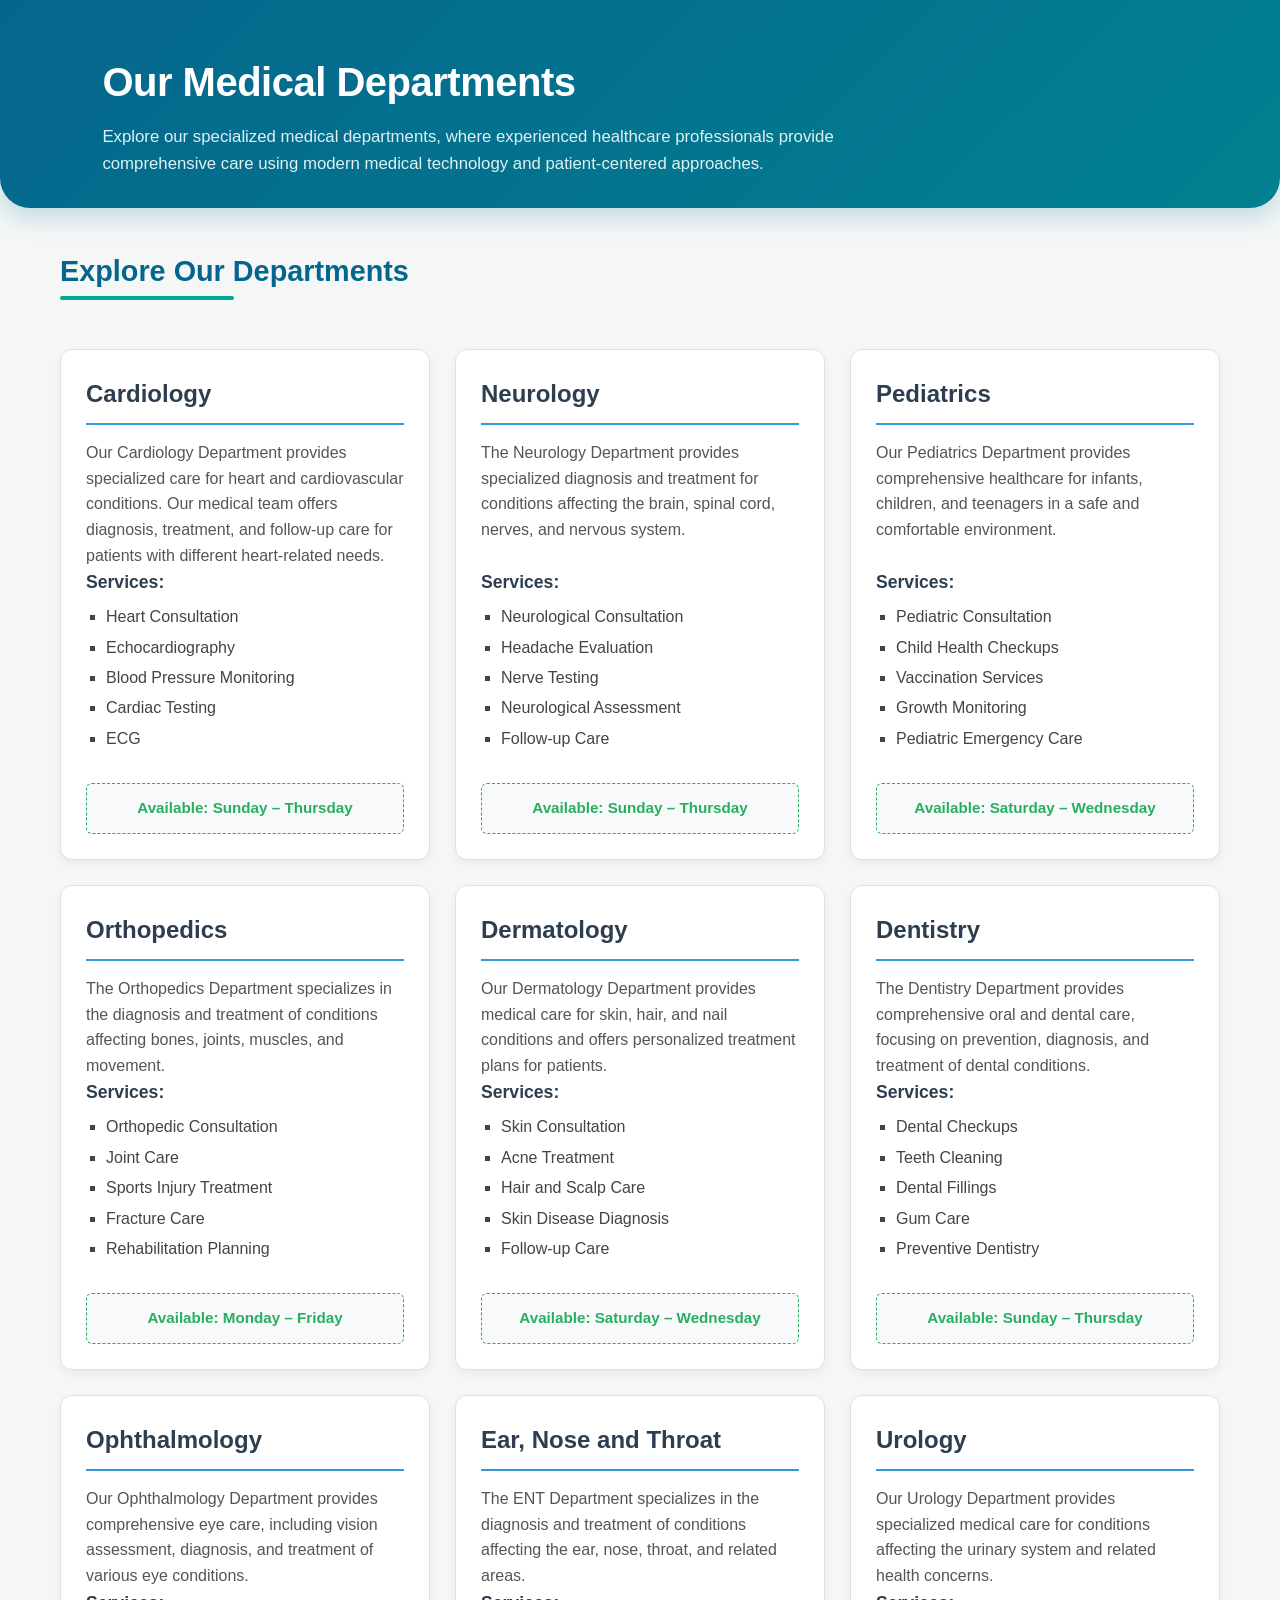
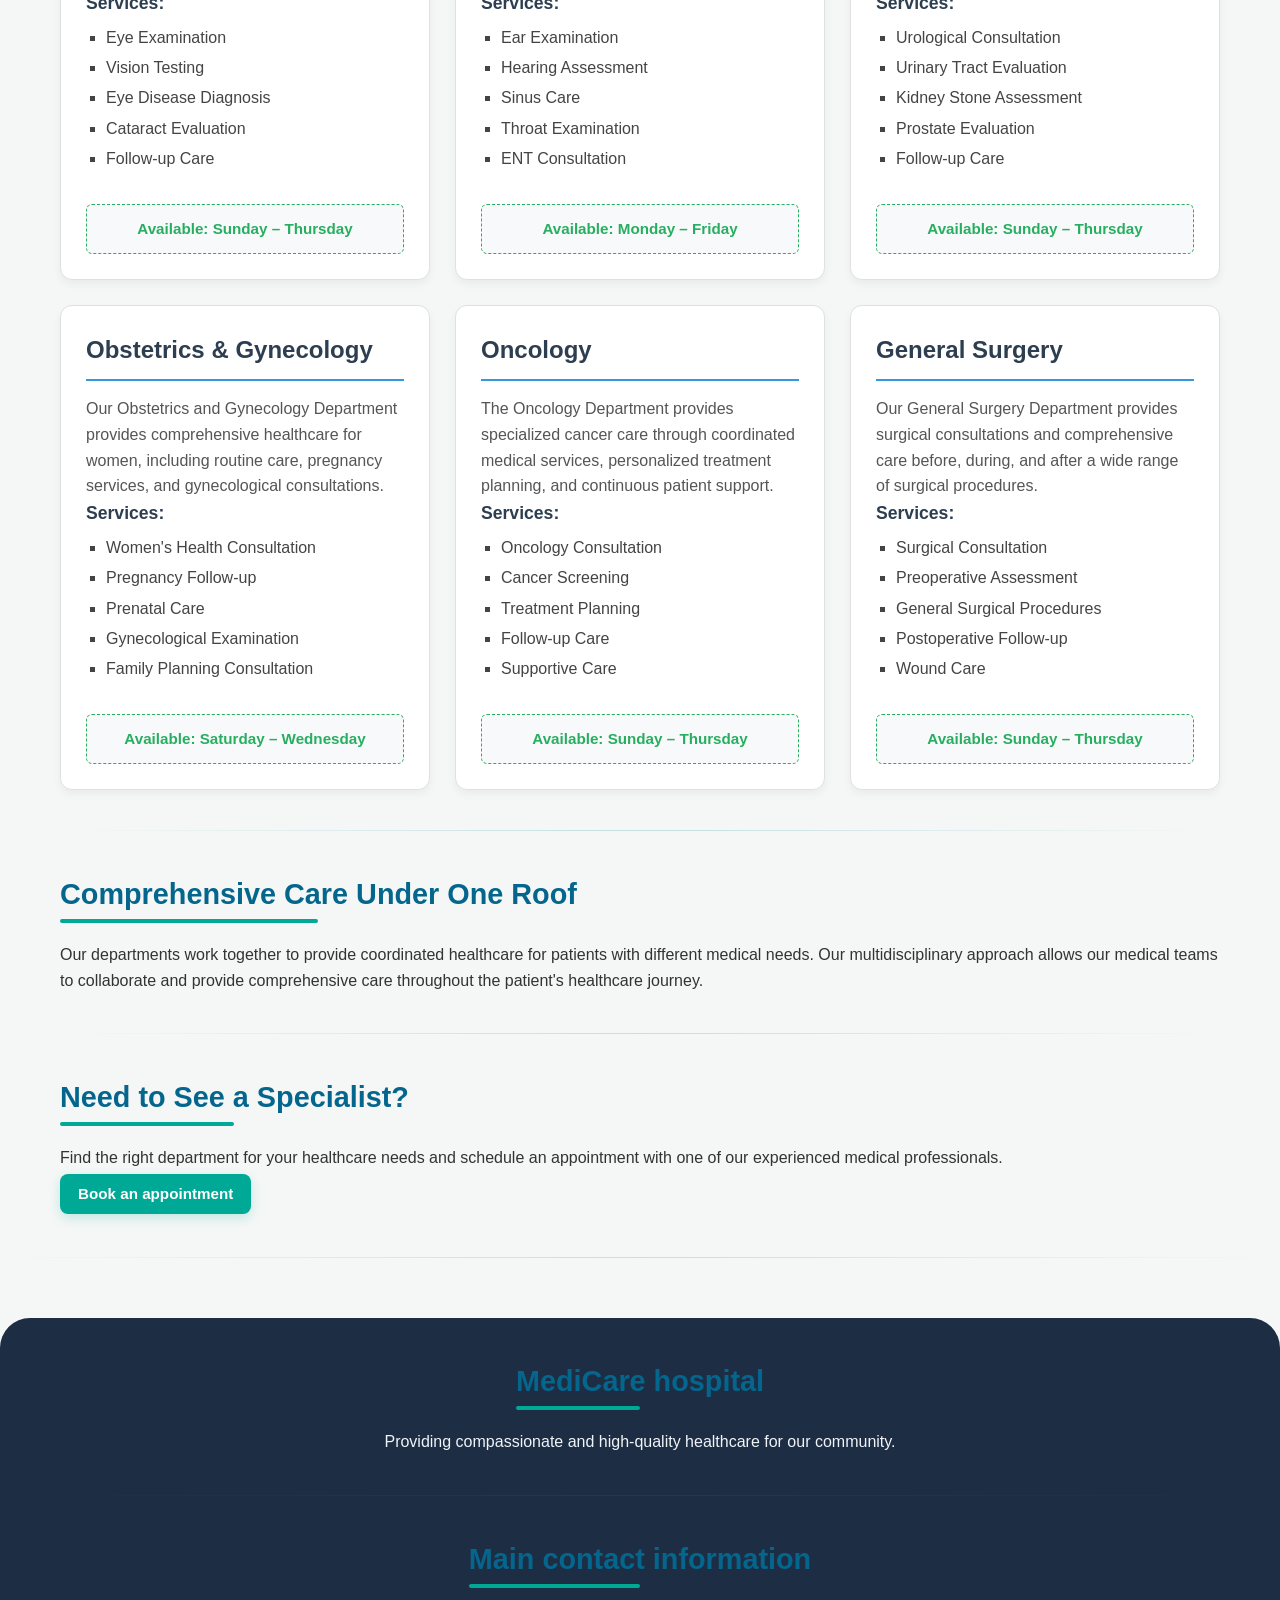
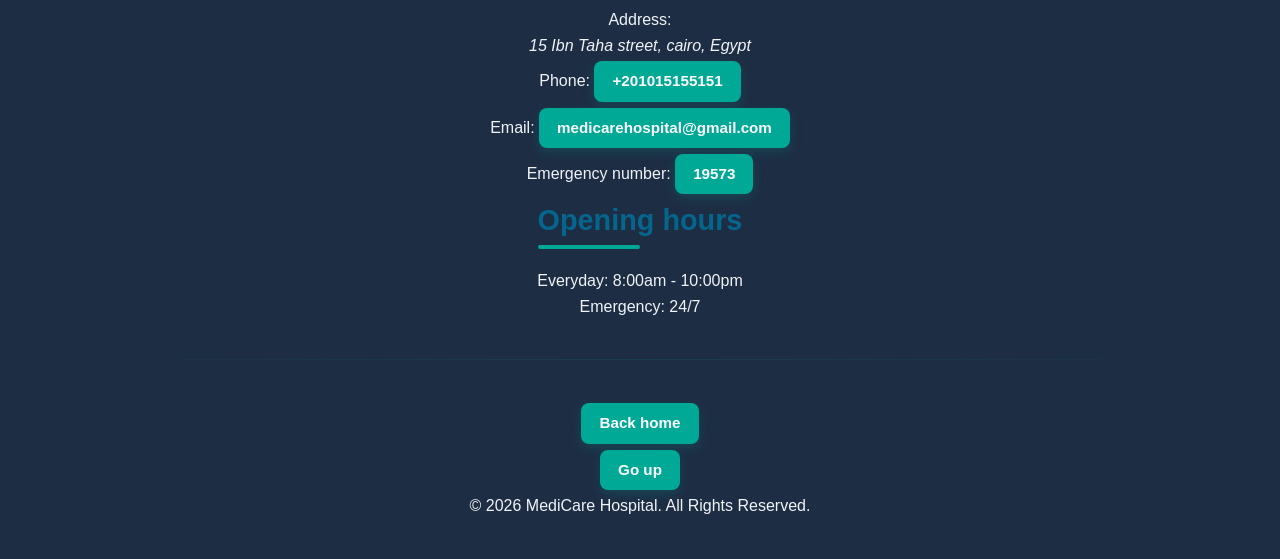
<file: departments.html>
<!DOCTYPE html>
<html lang="en">
    <head>
        <meta charset="UTF-8">
        <meta name="description" content="Explore our specialized medical departments, where experienced healthcare professionals provide comprehensive care using modern medical technology and patient-centered approaches.">
        <meta name="viewport" content="width=device-width, initial-scale=1.0">
        <title>Departments of MediCare hospital</title>
        <link rel="icon" href="img/logo-hospital.png">
        <link rel="stylesheet" href="main.css">
    </head>
    <body>
        <header class="department-header">
            <section id="medical-department-intro">
                <h1>Our Medical Departments</h1>
                <p>Explore our specialized medical departments, where experienced healthcare professionals provide comprehensive care using modern medical technology and patient-centered approaches.</p>
            </section>  
        </header>
        <main class="department-main">
            <section id="explore-deprtments">
                <h2>Explore Our Departments</h2>
                <ol>
                    <li>
                        <div class="departments-cards">
                            <h3>Cardiology</h3>
                            <p>Our Cardiology Department provides specialized care for heart and cardiovascular conditions. Our medical team offers diagnosis, treatment, and follow-up care for patients with different heart-related needs.</p>
                            <h4>Services: </h4>
                            <ul>
                                <li>
                                    Heart Consultation
                                </li>
                                <li>
                                    Echocardiography
                                </li>
                                <li>
                                    Blood Pressure Monitoring
                                </li>
                                <li>
                                    Cardiac Testing
                                </li>
                                <li>
                                    ECG
                                </li>
                            </ul>
                            <strong>Available: Sunday – Thursday</strong>
                        </div>
                    </li>
                    <li>
                        <div class="departments-cards">
                            <h3>Neurology</h3>
                            <p>The Neurology Department provides specialized diagnosis and treatment for conditions affecting the brain, spinal cord, nerves, and nervous system.</p>
                            <h4>Services: </h4>
                            <ul>
                                <li>
                                    Neurological Consultation
                                </li>
                                <li>
                                    Headache Evaluation
                                </li>
                                <li>
                                    Nerve Testing
                                </li>
                                <li>
                                    Neurological Assessment
                                </li>
                                <li>
                                    Follow-up Care
                                </li>
                            </ul>
                            <strong>Available: Sunday – Thursday</strong>
                        </div>
                    </li>
                    <li>
                        <div class="departments-cards">
                            <h3>Pediatrics</h3>
                            <p>Our Pediatrics Department provides comprehensive healthcare for infants, children, and teenagers in a safe and comfortable environment.</p>
                            <h4>Services: </h4>
                            <ul>
                                <li>
                                    Pediatric Consultation
                                </li>
                                <li>
                                    Child Health Checkups
                                </li>
                                <li>
                                    Vaccination Services
                                </li>
                                <li>
                                    Growth Monitoring
                                </li>
                                <li>
                                    Pediatric Emergency Care
                                </li>
                            </ul>
                            <strong>Available: Saturday – Wednesday</strong>
                        </div>
                    </li>
                    <li>
                        <div class="departments-cards">
                            <h3>Orthopedics</h3>
                            <p>The Orthopedics Department specializes in the diagnosis and treatment of conditions affecting bones, joints, muscles, and movement.</p>
                            <h4>Services: </h4>
                            <ul>
                                <li>
                                    Orthopedic Consultation
                                </li>
                                <li>
                                    Joint Care
                                </li>
                                <li>
                                    Sports Injury Treatment
                                </li>
                                <li>
                                    Fracture Care
                                </li>
                                <li>
                                    Rehabilitation Planning
                                </li>
                            </ul>
                            <strong>Available: Monday – Friday</strong>
                        </div>
                    </li>
                    <li>
                        <div class="departments-cards">
                            <h3>Dermatology</h3>
                            <p>Our Dermatology Department provides medical care for skin, hair, and nail conditions and offers personalized treatment plans for patients.</p>
                            <h4>Services: </h4>
                            <ul>
                                <li>
                                    Skin Consultation
                                </li>
                                <li>
                                    Acne Treatment
                                </li>
                                <li>
                                    Hair and Scalp Care
                                </li>
                                <li>
                                    Skin Disease Diagnosis
                                </li>
                                <li>
                                    Follow-up Care
                                </li>
                            </ul>
                            <strong>Available: Saturday – Wednesday</strong>
                        </div>
                    </li>
                    <li>
                        <div class="departments-cards">
                            <h3>Dentistry</h3>
                            <p>The Dentistry Department provides comprehensive oral and dental care, focusing on prevention, diagnosis, and treatment of dental conditions.</p>
                            <h4>Services: </h4>
                            <ul>
                                <li>
                                    Dental Checkups
                                </li>
                                <li>
                                    Teeth Cleaning
                                </li>
                                <li>
                                    Dental Fillings
                                </li>
                                <li>
                                    Gum Care
                                </li>
                                <li>
                                    Preventive Dentistry
                                </li>
                            </ul>
                            <strong>Available: Sunday – Thursday</strong>
                        </div>
                    </li>
                    <li>
                        <div class="departments-cards">
                            <h3>Ophthalmology</h3>
                            <p>Our Ophthalmology Department provides comprehensive eye care, including vision assessment, diagnosis, and treatment of various eye conditions.</p>
                            <h4>Services: </h4>
                            <ul>
                                <li>
                                    Eye Examination
                                </li>
                                <li>
                                    Vision Testing
                                </li>
                                <li>
                                    Eye Disease Diagnosis
                                </li>
                                <li>
                                    Cataract Evaluation
                                </li>
                                <li>
                                    Follow-up Care
                                </li>
                            </ul>
                            <strong>Available: Sunday – Thursday</strong>
                        </div>
                    </li>
                    <li>
                        <div class="departments-cards">
                            <h3>Ear, Nose and Throat</h3>
                            <p>The ENT Department specializes in the diagnosis and treatment of conditions affecting the ear, nose, throat, and related areas.</p>
                            <h4>Services: </h4>
                            <ul>
                               <li>
                                Ear Examination
                               </li>
                               <li>
                                Hearing Assessment
                               </li>
                               <li>
                                Sinus Care
                               </li>
                               <li>
                                Throat Examination
                               </li>
                               <li>
                                ENT Consultation
                               </li>
                            </ul>
                            <strong>Available: Monday – Friday</strong>
                        </div>
                    </li>
                    <li>
                        <div class="departments-cards">
                            <h3>Urology</h3>
                            <p>Our Urology Department provides specialized medical care for conditions affecting the urinary system and related health concerns.</p>
                            <h4>Services: </h4>
                            <ul>
                                <li>
                                    Urological Consultation
                                </li>
                                <li>
                                    Urinary Tract Evaluation
                                </li>
                                <li>
                                    Kidney Stone Assessment
                                </li>
                                <li>
                                    Prostate Evaluation
                                </li>
                                <li>
                                    Follow-up Care
                                </li>
                            </ul>
                            <strong>Available: Sunday – Thursday</strong>
                        </div>
                    </li>
                    <li>
                        <div class="departments-cards">
                            <h3>Obstetrics & Gynecology</h3>
                            <p>Our Obstetrics and Gynecology Department provides comprehensive healthcare for women, including routine care, pregnancy services, and gynecological consultations.</p>
                            <h4>Services: </h4>
                            <ul>
                                <li>
                                    Women's Health Consultation
                                </li>
                                <li>
                                    Pregnancy Follow-up
                                </li>
                                <li>
                                    Prenatal Care
                                </li>
                                <li>
                                    Gynecological Examination
                                </li>
                                <li>
                                    Family Planning Consultation
                                </li>
                            </ul>
                            <strong>Available: Saturday – Wednesday</strong>
                            
                        </div>
                    </li>
                    <li>
                        <div class="departments-cards">
                            <h3>Oncology</h3>
                            <p>The Oncology Department provides specialized cancer care through coordinated medical services, personalized treatment planning, and continuous patient support.</p>
                            <h4>Services: </h4>
                            <ul>
                                <li>
                                    Oncology Consultation
                                </li>
                                <li>
                                    Cancer Screening
                                </li>
                                <li>
                                    Treatment Planning
                                </li>
                                <li>
                                    Follow-up Care
                                </li>
                                <li>
                                    Supportive Care
                                </li>
                            </ul>
                            <strong>Available: Sunday – Thursday</strong>
                        </div>
                    </li>
                    <li>
                        <div class="departments-cards">
                            <h3>General Surgery</h3>
                            <p>Our General Surgery Department provides surgical consultations and comprehensive care before, during, and after a wide range of surgical procedures.</p>
                            <h4>Services: </h4>
                            <ul>
                                <li>
                                    Surgical Consultation
                                </li>
                                <li>
                                    Preoperative Assessment
                                </li>
                                <li>
                                    General Surgical Procedures
                                </li>
                                <li>
                                    Postoperative Follow-up
                                </li>
                                <li>
                                    Wound Care
                                </li>
                            </ul>
                            <strong>Available: Sunday – Thursday</strong>
                        </div>
                    </li>
                </ol>
            </section>
            <hr>
            <section id="department-information">
                <h2>Comprehensive Care Under One Roof</h2>
                <p>Our departments work together to provide coordinated healthcare for patients with different medical needs. Our multidisciplinary approach allows our medical teams to collaborate and provide comprehensive care throughout the patient's healthcare journey.</p>
            </section>
            <hr>
            <section class="find-spicialist">
                <h2>Need to See a Specialist?</h2>
                <p>Find the right department for your healthcare needs and schedule an appointment with one of our experienced medical professionals.</p>
                <a href="appointments.html">Book an appointment</a>
            </section>
        </main>
        <hr>
        <footer class="department-footer">
            <section id="final-paragraph">
                <div class="final-paragraph-card">
                    <h2>MediCare hospital</h2>
                    <p>
                        Providing compassionate and high-quality healthcare for our community.
                    </p>
                </div>   
            </section>
            <hr>
            <section id="main-contact">
                    <h2>Main contact information</h2>
                    <div class="main-contact-card">
                        <ul>
                            <li>
                                Address: <address>15 Ibn Taha street, cairo, Egypt</address>
                            </li>
                            <li>
                                Phone: <a href="tel:+201015155151">+201015155151</a>
                            </li>
                            <li>
                                Email: <a href="mailto:medicarehospital@gmail.com">medicarehospital@gmail.com</a>
                            </li>
                            <li>
                                Emergency number: <a href="tel:19573">19573</a>
                            </li>
                        </ul>
                    </div>
            </section>
            <section id="opening-hours">
                <h2>Opening hours</h2>
                <ul>
                    <li>
                        Everyday: <time datetime="08:00">8:00am</time> - <time datetime="22:00">10:00pm</time>
                    </li>
                    <li>
                        Emergency: 24/7
                    </li>
                </ul>
            </section>
            <hr>
            <section id="ending">
                <h3><a href="index.html">Back home</a></h3>
                <a href="#">Go up</a>
                <p>&copy; 2026 MediCare Hospital. All Rights Reserved.</p>
            </section>
        </footer>
    </body>
</html>
</file>
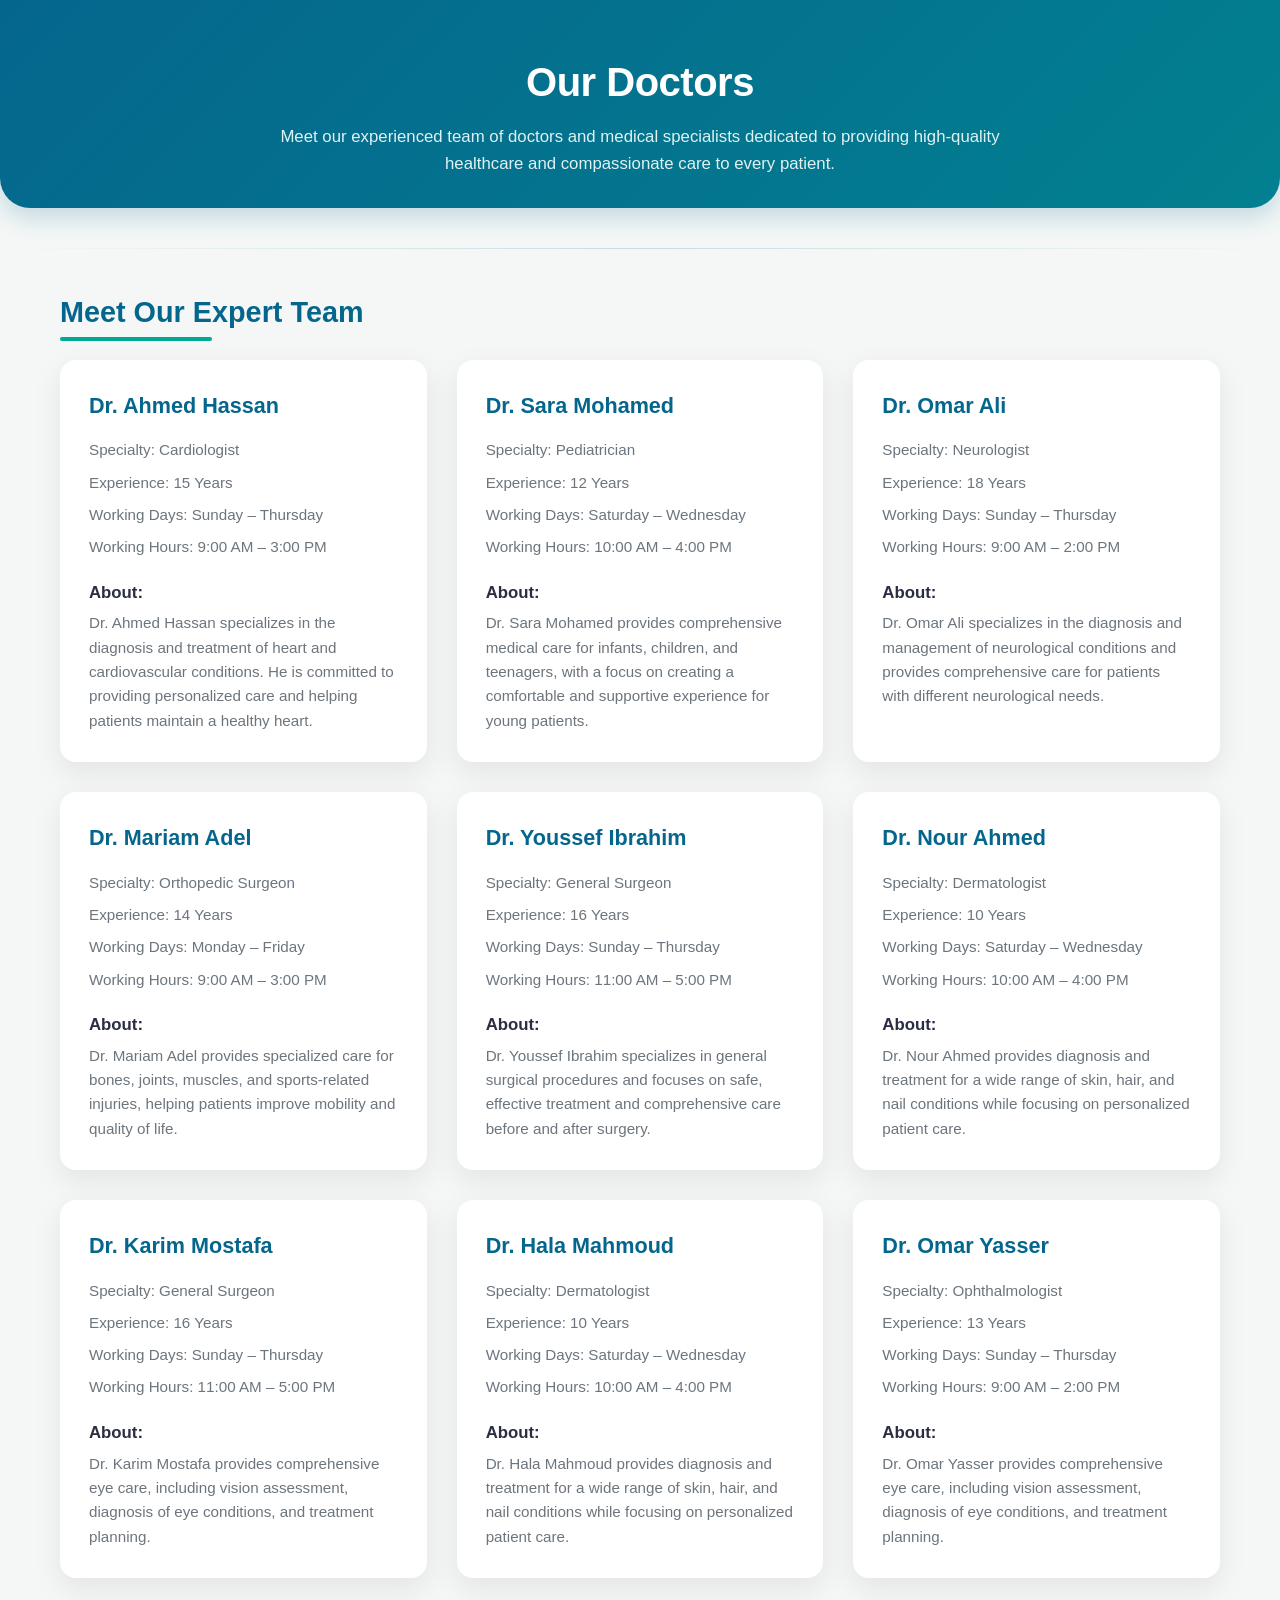
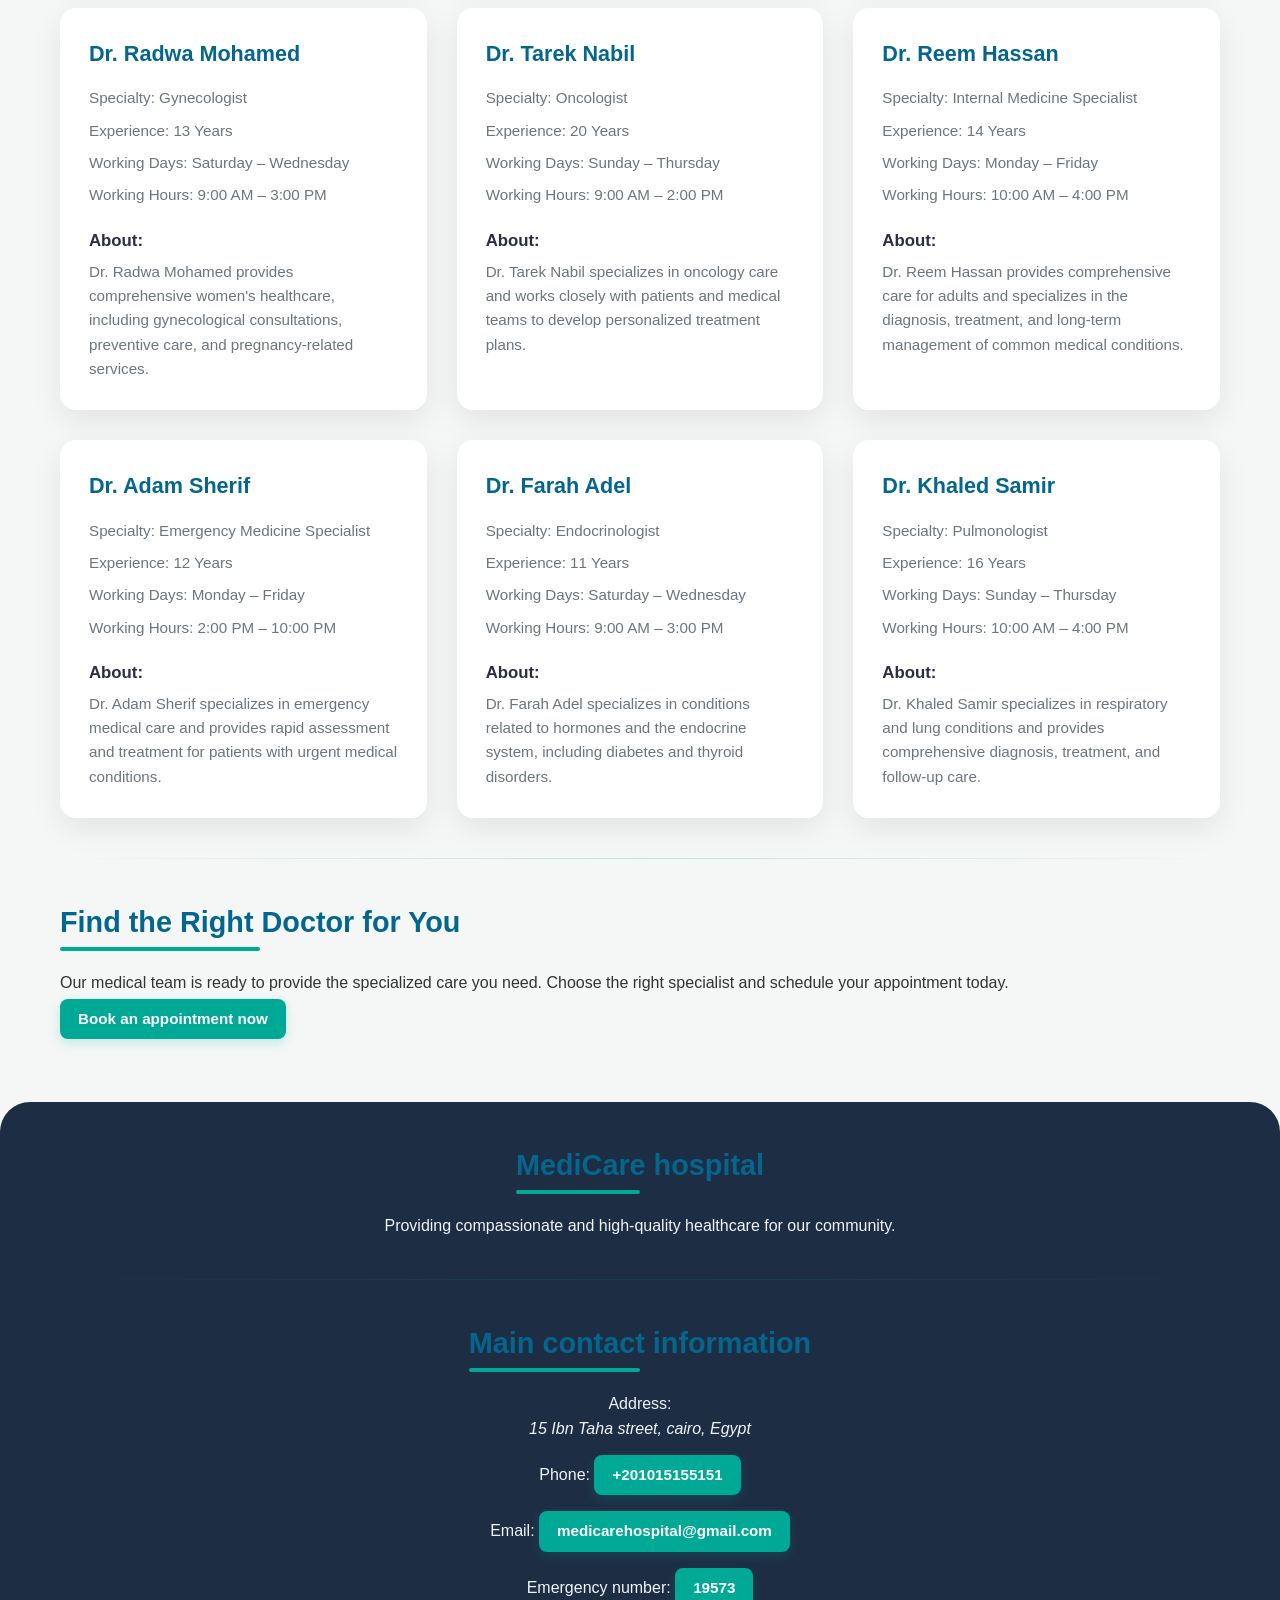
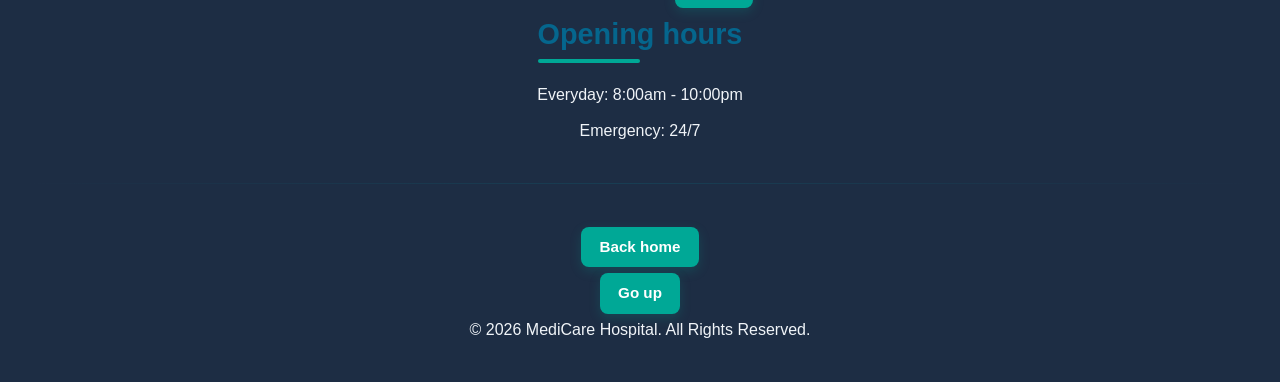
<file: doctors.html>
<!DOCTYPE html>
<html lang="en">
    <head>
        <meta charset="UTF-8">
        <meta name="description" content="Meet our experienced team of doctors and medical specialists dedicated to providing high-quality healthcare and compassionate care to every patient.">
        <meta name="viewport" content="width=device-width, initial-scale=1.0">
        <title>Doctors of MediCare hospital</title>
        <link rel="icon" href="img/logo-hospital.png">
        <link rel="stylesheet" href="main.css">
    </head>
    <body>
        <header class="doctors-header">
            <h1>Our Doctors</h1>
            <ul>
                <li>
                    Meet our experienced team of doctors and medical specialists dedicated to providing high-quality healthcare and compassionate care to every patient.
                </li>
            </ul>
        </header>
        <hr>
        <main class="doctors-main">
            <section id="doctors-cards">
                <h2>Meet Our Expert Team</h2>
                <ol>
                    <li>
                        <div class="doctors-card-one">
                            <h3>Dr. Ahmed Hassan</h3>
                            <ul>
                                <li>
                                    Specialty: Cardiologist
                                </li>
                                <li>
                                    Experience: 15 Years
                                </li>
                                <li>
                                    Working Days: Sunday – Thursday
                                </li>
                                <li>
                                    Working Hours: 9:00 AM – 3:00 PM
                                </li>
                            </ul>
                            
                            <h4>About: </h4>
                            <p>
                                Dr. Ahmed Hassan specializes in the diagnosis and treatment of heart and cardiovascular conditions. He is committed to providing personalized care and helping patients maintain a healthy heart.
                            </p>
                        </div>
                    </li>
                    
                    <li>
                        <div class="doctors-card-one">
                            <h3>Dr. Sara Mohamed</h3>
                            <ul>
                                <li>
                                    Specialty: Pediatrician
                                </li>
                                <li>
                                    Experience: 12 Years
                                </li>
                                <li>
                                    Working Days: Saturday – Wednesday
                                </li>
                                <li>
                                    Working Hours: 10:00 AM – 4:00 PM
                                </li>
                            </ul>
                            
                            <h4>About: </h4>
                            <p>
                                Dr. Sara Mohamed provides comprehensive medical care for infants, children, and teenagers, with a focus on creating a comfortable and supportive experience for young patients.
                            </p>
                        </div>
                    </li>
                    
                    <li>
                        <div class="doctors-card-one">
                            <h3>Dr. Omar Ali</h3>
                            <ul>
                                <li>
                                    Specialty: Neurologist
                                </li>
                                <li>
                                    Experience: 18 Years
                                </li>
                                <li>
                                    Working Days: Sunday – Thursday
                                </li>
                                <li>
                                    Working Hours: 9:00 AM – 2:00 PM
                                </li>
                            </ul>
                            
                            <h4>About: </h4>
                            <p>
                                Dr. Omar Ali specializes in the diagnosis and management of neurological conditions and provides comprehensive care for patients with different neurological needs.
                            </p>
                        </div>
                    </li>
                    
                    <li>
                        <div class="doctors-card-one">
                            <h3>Dr. Mariam Adel</h3>
                            <ul>
                                <li>
                                    Specialty: Orthopedic Surgeon
                                </li>
                                <li>
                                    Experience: 14 Years
                                </li>
                                <li>
                                    Working Days: Monday – Friday
                                </li>
                                <li>
                                    Working Hours: 9:00 AM – 3:00 PM
                                </li>
                            </ul>
                            
                            <h4>About: </h4>
                            <p>
                                Dr. Mariam Adel provides specialized care for bones, joints, muscles, and sports-related injuries, helping patients improve mobility and quality of life.
                            </p>
                        </div>
                    </li>
                    
                    <li>
                        <div class="doctors-card-one">
                            <h3>Dr. Youssef Ibrahim</h3>
                            <ul>
                                <li>
                                    Specialty: General Surgeon
                                </li>
                                <li>
                                    Experience: 16 Years
                                </li>
                                <li>
                                    Working Days: Sunday – Thursday
                                </li>
                                <li>
                                    Working Hours: 11:00 AM – 5:00 PM
                                </li>
                            </ul>
                            
                            <h4>About:</h4>
                            <p>
                                Dr. Youssef Ibrahim specializes in general surgical procedures and focuses on safe, effective treatment and comprehensive care before and after surgery.
                            </p>
                        </div>
                    </li>
                    
                    <li>
                        <div class="doctors-card-one">
                            <h3>Dr. Nour Ahmed</h3>
                            <ul>
                                <li>
                                    Specialty: Dermatologist
                                </li>
                                <li>
                                    Experience: 10 Years
                                </li>
                                <li>
                                    Working Days: Saturday – Wednesday
                                </li>
                                <li>
                                    Working Hours: 10:00 AM – 4:00 PM
                                </li>
                            </ul>
                            
                            <h4>About:</h4>
                            <p>
                                Dr. Nour Ahmed provides diagnosis and treatment for a wide range of skin, hair, and nail conditions while focusing on personalized patient care.
                            </p>
                        </div>
                    </li>
                    
                    <li>
                        <div class="doctors-card-one">
                            <h3>Dr. Karim Mostafa</h3>
                            <ul>
                                <li>
                                    Specialty: General Surgeon
                                </li>
                                <li>
                                    Experience: 16 Years
                                </li>
                                <li>
                                    Working Days: Sunday – Thursday
                                </li>
                                <li>
                                    Working Hours: 11:00 AM – 5:00 PM
                                </li>
                            </ul>
                            
                            <h4>About:</h4>
                            <p>
                                Dr. Karim Mostafa provides comprehensive eye care, including vision assessment, diagnosis of eye conditions, and treatment planning.
                            </p>
                        </div>
                    </li>
                    
                    <li>
                        <div class="doctors-card-one">
                            <h3>Dr. Hala Mahmoud</h3>
                            <ul>
                                <li>
                                    Specialty: Dermatologist
                                </li>
                                <li>
                                    Experience: 10 Years
                                </li>
                                <li>
                                    Working Days: Saturday – Wednesday
                                </li>
                                <li>
                                    Working Hours: 10:00 AM – 4:00 PM
                                </li>
                            </ul>
                           
                            <h4>About:</h4>
                            <p>
                                Dr. Hala Mahmoud provides diagnosis and treatment for a wide range of skin, hair, and nail conditions while focusing on personalized patient care.
                            </p>
                        </div>
                    </li>
                     
                    <li>
                        <div class="doctors-card-one">
                            <h3>Dr. Omar Yasser</h3>
                            <ul>
                                <li>
                                    Specialty: Ophthalmologist
                                </li>
                                <li>
                                    Experience: 13 Years
                                </li>
                                <li>
                                    Working Days: Sunday – Thursday
                                </li>
                                <li>
                                    Working Hours: 9:00 AM – 2:00 PM
                                </li>
                            </ul>
                            
                            <h4>About:</h4>
                            <p>
                                Dr. Omar Yasser provides comprehensive eye care, including vision assessment, diagnosis of eye conditions, and treatment planning.
                            </p>
                        </div>
                    </li>
                    
                    <li>
                        <div class="doctors-card-one">
                            <h3>Dr. Radwa Mohamed</h3>
                            <ul>
                                <li>
                                    Specialty: Gynecologist
                                </li>
                                <li>
                                    Experience: 13 Years
                                </li>
                                <li>
                                    Working Days: Saturday – Wednesday
                                </li>
                                <li>
                                    Working Hours: 9:00 AM – 3:00 PM
                                </li>
                            </ul>
                           
                            <h4>About:</h4>
                            <p>
                                Dr. Radwa Mohamed provides comprehensive women's healthcare, including gynecological consultations, preventive care, and pregnancy-related services.
                            </p>
                        </div>
                    </li>
                     
                    <li>
                        <div class="doctors-card-one">
                            <h3>Dr. Tarek Nabil</h3>
                            <ul>
                                <li>
                                    Specialty: Oncologist
                                </li>
                                <li>
                                    Experience: 20 Years
                                </li>
                                <li>
                                    Working Days: Sunday – Thursday
                                </li>
                                <li>
                                    Working Hours: 9:00 AM – 2:00 PM
                                </li>
                            </ul>
                            
                            <h4>About:</h4>
                            <p>
                                Dr. Tarek Nabil specializes in oncology care and works closely with patients and medical teams to develop personalized treatment plans.
                            </p>
                        </div>
                    </li>
                    <li>
                        <div class="doctors-card-one">
                            <h3>Dr. Reem Hassan</h3>
                            <ul>
                                <li>
                                    Specialty: Internal Medicine Specialist
                                </li>
                                <li>
                                    Experience: 14 Years
                                </li>
                                <li>
                                    Working Days: Monday – Friday
                                </li>
                                <li>
                                    Working Hours: 10:00 AM – 4:00 PM
                                </li>
                            </ul>
                            
                            <h4>About:</h4>
                            <p>
                                Dr. Reem Hassan provides comprehensive care for adults and specializes in the diagnosis, treatment, and long-term management of common medical conditions.
                            </p>
                        </div>
                    </li>
                    <li>
                        <div class="doctors-card-one">
                            <h3>Dr. Adam Sherif</h3>
                            <ul>
                                <li>
                                    Specialty: Emergency Medicine Specialist
                                </li>
                                <li>
                                    Experience: 12 Years
                                </li>
                                <li>
                                    Working Days: Monday – Friday
                                </li>
                                <li>
                                    Working Hours: 2:00 PM – 10:00 PM
                                </li>
                            </ul>
                            
                            <h4>About:</h4>
                            <p>
                                Dr. Adam Sherif specializes in emergency medical care and provides rapid assessment and treatment for patients with urgent medical conditions.
                            </p>
                        </div>
                    </li>
                    <li>
                        <div class="doctors-card-one">
                            <h3>Dr. Farah Adel</h3>
                            <ul>
                                <li>
                                    Specialty: Endocrinologist
                                </li>
                                <li>
                                    Experience: 11 Years
                                </li>
                                <li>
                                    Working Days: Saturday – Wednesday
                                </li>
                                <li>
                                    Working Hours: 9:00 AM – 3:00 PM
                                </li>
                            </ul>
                            
                            <h4>About:</h4>
                            <p>
                                Dr. Farah Adel specializes in conditions related to hormones and the endocrine system, including diabetes and thyroid disorders.
                            </p>
                        </div>
                    </li>
                    <li>
                        <div class="doctors-card-one">
                            <h3>Dr. Khaled Samir</h3>
                            <ul>
                                <li>
                                    Specialty: Pulmonologist
                                </li>
                                <li>
                                    Experience: 16 Years
                                </li>
                                <li>
                                    Working Days: Sunday – Thursday
                                </li>
                                <li>
                                    Working Hours: 10:00 AM – 4:00 PM
                                </li>
                            </ul>
                            
                            <h4>About:</h4>
                            <p>
                                Dr. Khaled Samir specializes in respiratory and lung conditions and provides comprehensive diagnosis, treatment, and follow-up care.
                            </p>
                        </div>
                    </li>
                </ol>
                
            </section>
            <hr>
            <section id="opserve-now">
                <h2>Find the Right Doctor for You</h2>
                <p>
                    Our medical team is ready to provide the specialized care you need. Choose the right specialist and schedule your appointment today.
                </p>
                <a href="appointments.html">Book an appointment now</a>
            </section>
        </main>
        <footer class="doctors-footer">
            <section id="final-paragraph2">
                <div class="final-paragraph-card2">
                    <h2>MediCare hospital</h2>
                    <p>
                        Providing compassionate and high-quality healthcare for our community.
                    </p>
                </div>   
            </section>
            <hr>
            <section id="main-contact2">
                    <h2>Main contact information</h2>
                    <div class="main-contact-card2">
                        <ul>
                            <li>
                                Address: <address>15 Ibn Taha street, cairo, Egypt</address>
                            </li>
                            <li>
                                Phone: <a href="tel:+201015155151">+201015155151</a>
                            </li>
                            <li>
                                Email: <a href="mailto:medicarehospital@gmail.com">medicarehospital@gmail.com</a>
                            </li>
                            <li>
                                Emergency number: <a href="tel:19573">19573</a>
                            </li>
                        </ul>
                    </div>
            </section>
            <section id="opening-hours2">
                <h2>Opening hours</h2>
                <ul>
                    <li>
                        Everyday: <time datetime="08:00">8:00am</time> - <time datetime="22:00">10:00pm</time>
                    </li>
                    <li>
                        Emergency: 24/7
                    </li>
                </ul>
            </section>
            <hr>
            <section id="ending2">
                <h3><a href="index.html">Back home</a></h3>
                <a href="#">Go up</a>
                <p>&copy; 2026 MediCare Hospital. All Rights Reserved.</p>
            </section>
        </footer>
    </body>
</html>
</file>
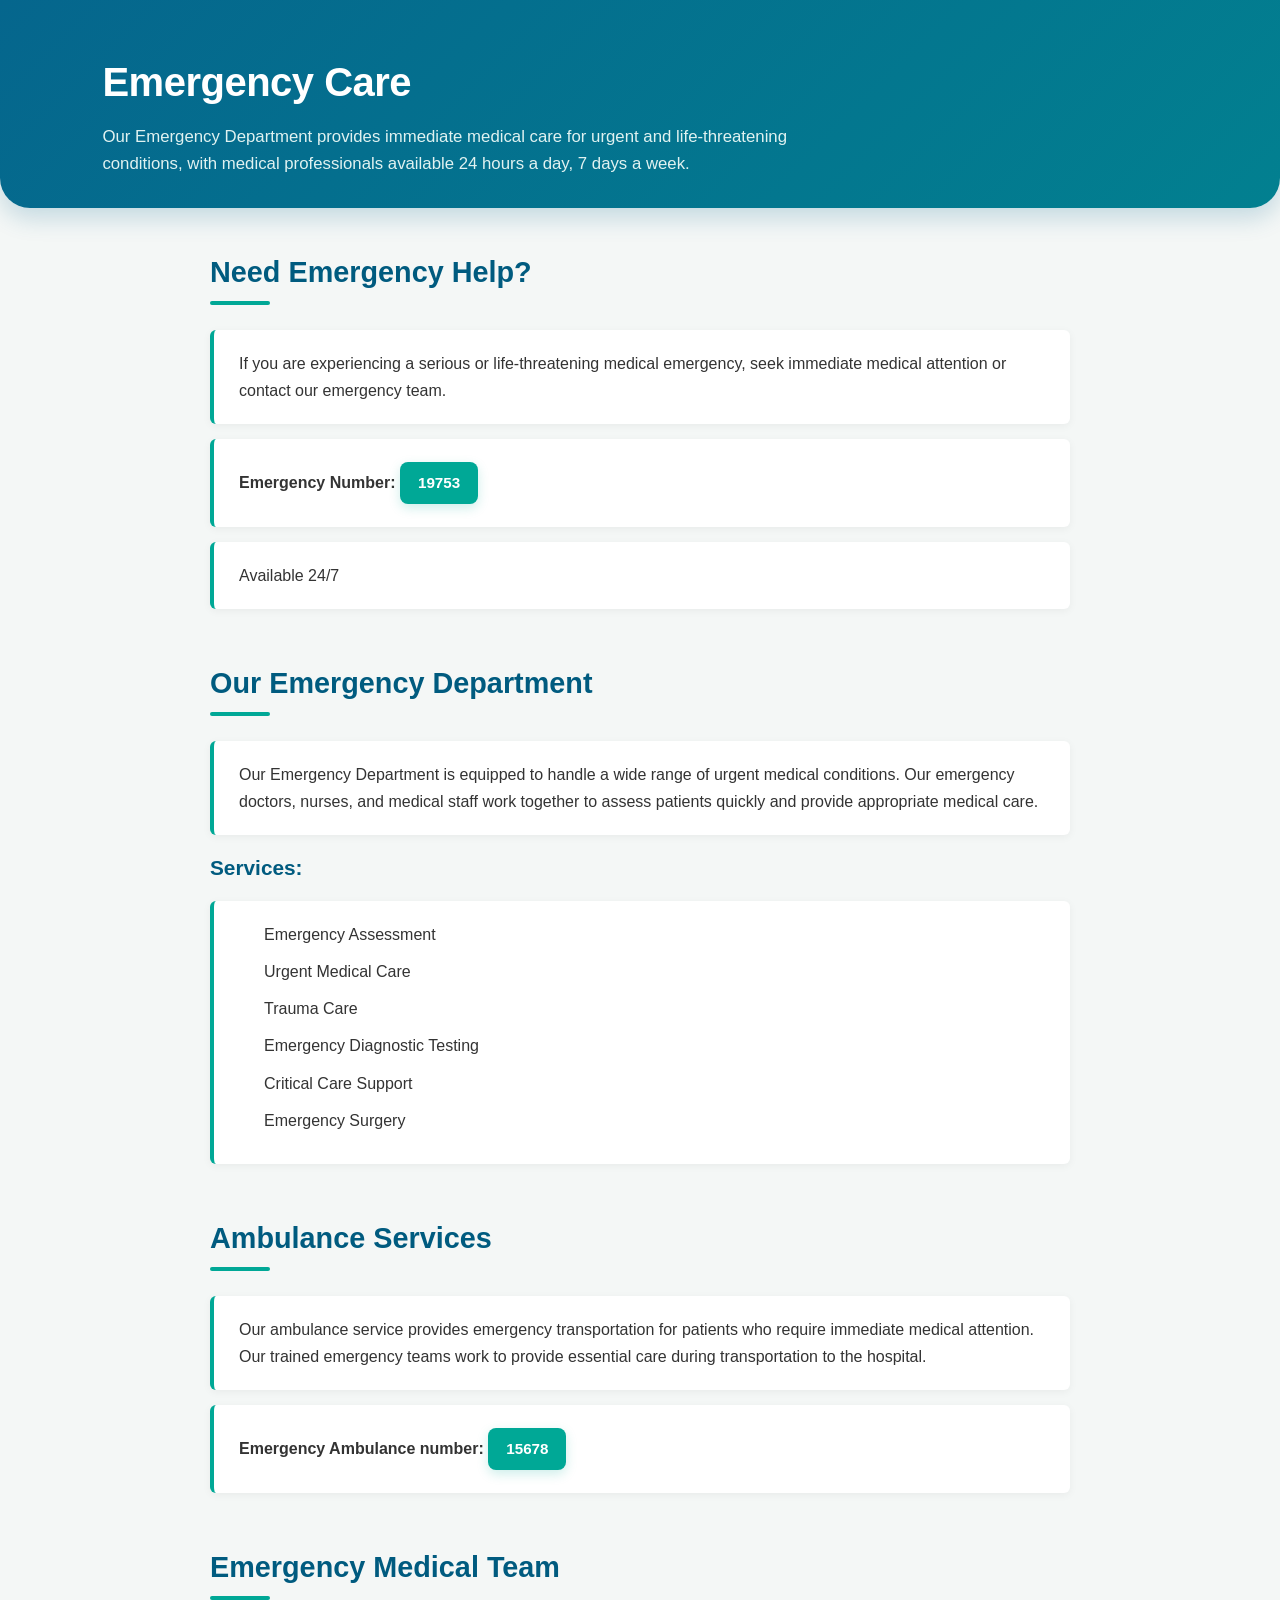
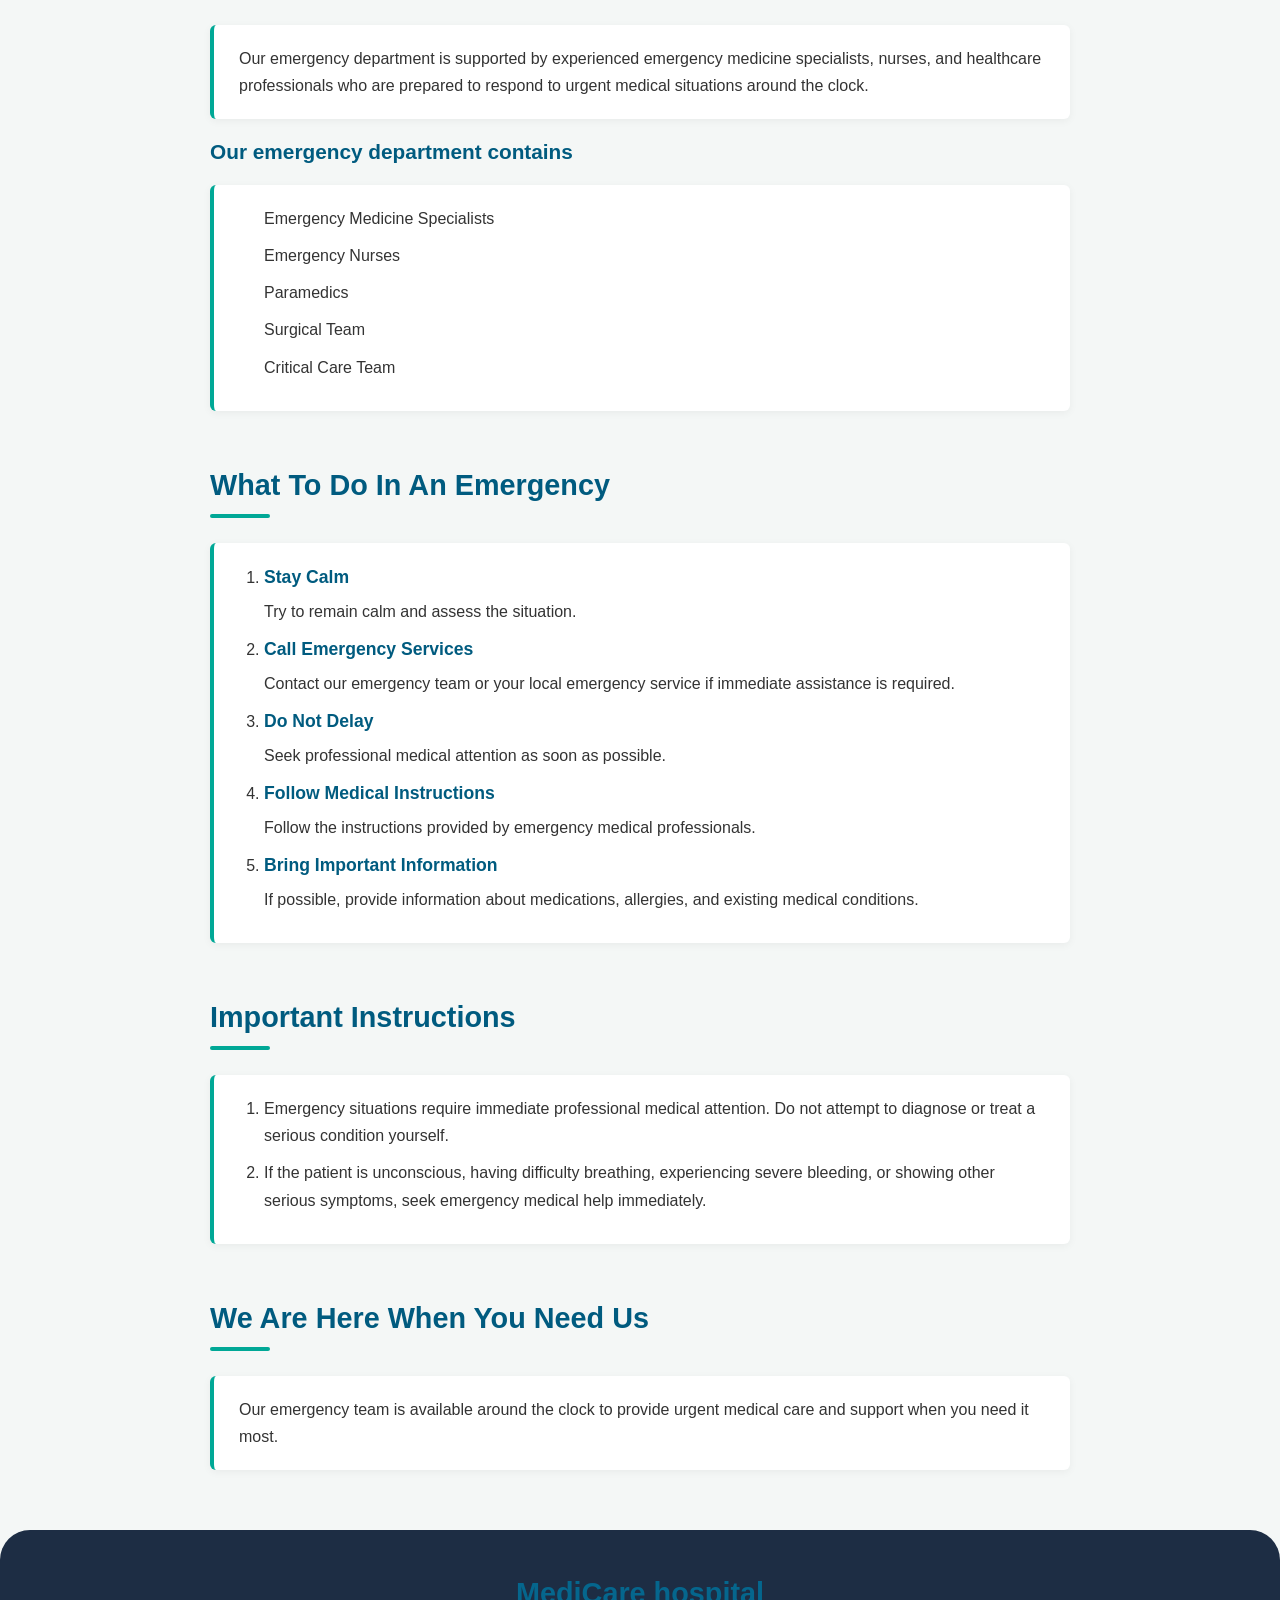
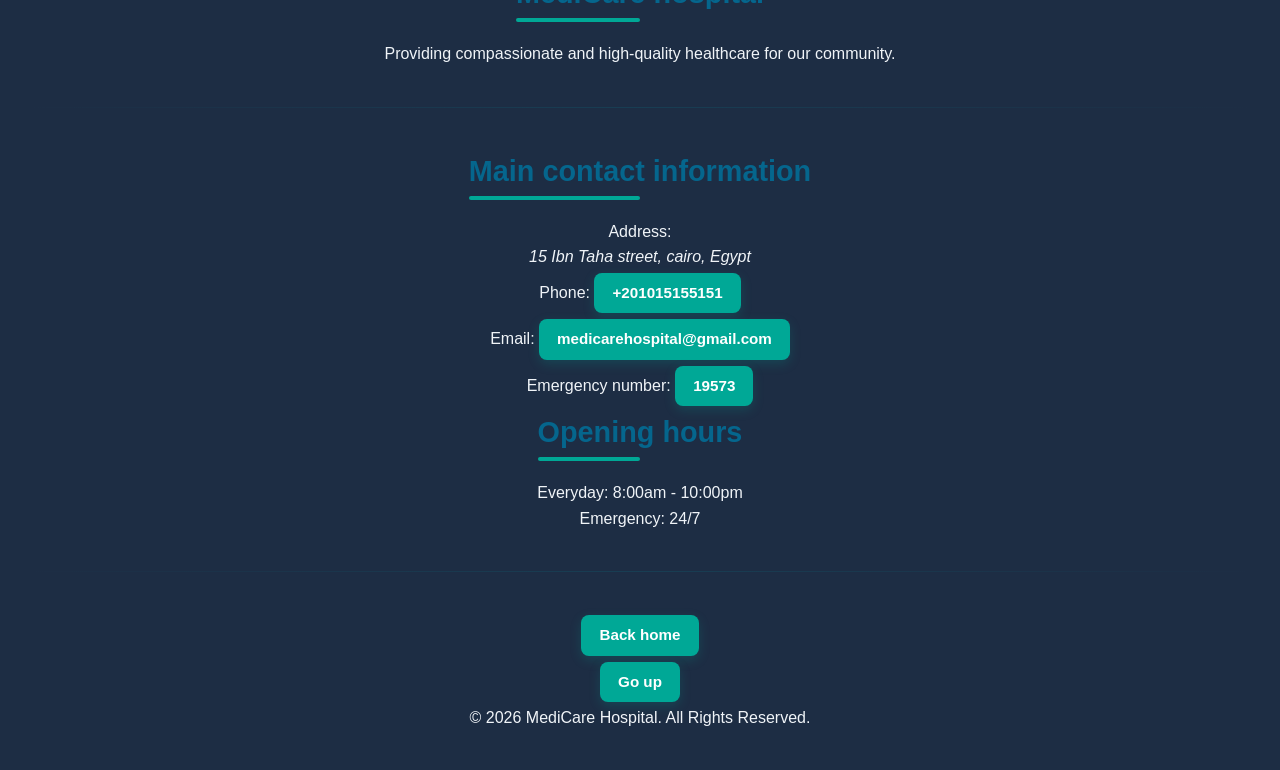
<file: emergency.html>
<!DOCTYPE html>
<html lang="en">
    <head>
        <meta charset="UTF-8">
        <meta name="description" content="Our Emergency Department provides immediate medical care for urgent and life-threatening conditions, with medical professionals available 24 hours a day, 7 days a week.">
        <meta name="viewport" content="width=device-width, initial-scale=1.0">
        <title>Emergency care MediCare hospital</title>
        <link rel="icon" href="img/logo-hospital.png">
        <link rel="stylesheet" href="main.css">
    </head>
    <body>
        <header class="emergency-header">
            <section id="emergency-header-1">
                <h1>Emergency Care</h1>
                <p>Our Emergency Department provides immediate medical care for urgent and life-threatening conditions, with medical professionals available 24 hours a day, 7 days a week.</p>
            </section>
        </header>
        <main class="emergency-main">
            <section id="need-help">
                <h2>Need Emergency Help?</h2>
                <p>If you are experiencing a serious or life-threatening medical emergency, seek immediate medical attention or contact our emergency team.</p>
                <p><strong>Emergency Number: </strong><a href="tel:19573">19753</a></p>
                <p>Available 24/7</p>
            </section>
            <hr>
            <section id="emergency-department">
                <h2>Our Emergency Department</h2>
                <p>Our Emergency Department is equipped to handle a wide range of urgent medical conditions. Our emergency doctors, nurses, and medical staff work together to assess patients quickly and provide appropriate medical care.</p>
                <h3>Services: </h3>
                <ul>
                    <li>Emergency Assessment</li>
                    <li>Urgent Medical Care</li>
                    <li>Trauma Care</li>
                    <li>Emergency Diagnostic Testing</li>
                    <li>Critical Care Support</li>
                    <li>Emergency Surgery</li>
                </ul>
            </section>
            <hr>
            <section id="ambulance-service">
                <h2>Ambulance Services</h2>
                <p>Our ambulance service provides emergency transportation for patients who require immediate medical attention. Our trained emergency teams work to provide essential care during transportation to the hospital.</p>
                <p><strong>Emergency Ambulance number: </strong><a href="tel:15678">15678</a></p>
            </section>
            <hr>
            <section id="emergency-team">
                <h2>Emergency Medical Team</h2>
                <p>Our emergency department is supported by experienced emergency medicine specialists, nurses, and healthcare professionals who are prepared to respond to urgent medical situations around the clock.</p>
                <h3>Our emergency department contains</h3>
                <ul>
                    <li>Emergency Medicine Specialists</li>
                    <li>Emergency Nurses</li>
                    <li>Paramedics</li>
                    <li>Surgical Team</li>
                    <li>Critical Care Team</li>
                </ul>
            </section>
            <hr>
            <section id="emergency-instructions">
                <h2>What To Do In An Emergency</h2>
                <ol>
                    <li>
                        <strong>Stay Calm</strong>
                        <p>Try to remain calm and assess the situation.</p>
                    </li>
                    
                    <li>
                        <strong>Call Emergency Services</strong>
                        <p>Contact our emergency team or your local emergency service if immediate assistance is required.</p>
                    </li>
                    <li>
                        <strong>Do Not Delay</strong>
                        <p>Seek professional medical attention as soon as possible.</p>
                    </li>
                    <li>
                        <strong>Follow Medical Instructions</strong>
                        <p>Follow the instructions provided by emergency medical professionals.</p>
                    </li>
                    <li>
                        <strong>Bring Important Information</strong>
                        <p>If possible, provide information about medications, allergies, and existing medical conditions.</p>
                    </li>
                </ol>
            </section>
            <hr>
            <section id="emergency-instructions-2">
                <h2>Important Instructions</h2>
                <ol>
                <li>
                    Emergency situations require immediate professional medical attention. Do not attempt to diagnose or treat a serious condition yourself.
                </li>
                <li>
                    If the patient is unconscious, having difficulty breathing, experiencing severe bleeding, or showing other serious symptoms, seek emergency medical help immediately.
                </li>
                </ol>
            </section>
            <hr>
            <section id="emergency-message">
                <h2>We Are Here When You Need Us</h2>
                <p>Our emergency team is available around the clock to provide urgent medical care and support when you need it most.</p>
            </section>
        </main>
        <footer class="emergency-footer">
            <section id="final-paragraph">
                <div class="final-paragraph-card">
                    <h2>MediCare hospital</h2>
                    <p>
                        Providing compassionate and high-quality healthcare for our community.
                    </p>
                </div>   
            </section>
            <hr>
            <section id="main-contact">
                    <h2>Main contact information</h2>
                    <div class="main-contact-card">
                        <ul>
                            <li>
                                Address: <address>15 Ibn Taha street, cairo, Egypt</address>
                            </li>
                            <li>
                                Phone: <a href="tel:+201015155151">+201015155151</a>
                            </li>
                            <li>
                                Email: <a href="mailto:medicarehospital@gmail.com">medicarehospital@gmail.com</a>
                            </li>
                            <li>
                                Emergency number: <a href="tel:19573">19573</a>
                            </li>
                        </ul>
                    </div>
            </section>
            <section id="opening-hours">
                <h2>Opening hours</h2>
                <ul>
                    <li>
                        Everyday: <time datetime="08:00">8:00am</time> - <time datetime="22:00">10:00pm</time>
                    </li>
                    <li>
                        Emergency: 24/7
                    </li>
                </ul>
            </section>
            <hr>
            <section id="ending">
                <h3><a href="index.html">Back home</a></h3>
                <a href="#">Go up</a>
                <p>&copy; 2026 MediCare Hospital. All Rights Reserved.</p>
            </section>
        </footer>
    </body>
</html>
</file>
<file: main.css>
@import url('https://fonts.googleapis.com/css2?family=Poppins:wght@300;400;600;700&display=swap');

.index-header a[href^="tel:"] {
    display: inline-block;
    padding: 6px 13px;
    background-color: rgba(255, 255, 255, 0.15);
    color: #ffffff;
    text-decoration: none;
    border-radius: 8px;
    font-weight: bold;
    font-size: 16px;
    margin-left: 5px;
    transition: all 0.2s ease-in-out; 
}

.index-header a[href^="tel:"]:hover {
    background-color: #ffffff;
    color: #12879a;
    transform: translateY(-4px);
}

html {
    scroll-behavior: smooth;
}

:root {
    --primary-gradient: linear-gradient(135deg, #05668d 0%, #028090 100%);
    --accent-color: #00a896;
    --accent-hover: #02c39a;
    --bg-light: #f4f7f6;
    --text-dark: #2b2d42;
    --text-muted: #6c757d;
    --card-bg: rgba(255, 255, 255, 0.95);
    --shadow-soft: 0 10px 30px rgba(0, 0, 0, 0.08);
    --shadow-hover: 0 18px 40px rgba(2, 128, 144, 0.18);
    --radius-lg: 16px;
    --radius-sm: 8px;
    --transition-fast: all 0.3s cubic-bezier(0.25, 0.8, 0.25, 1);
}

* {
    margin: 0;
    padding: 0;
    box-sizing: border-box;
}

body {
    font-family: 'Poppins', 'Segoe UI', sans-serif;
    line-height: 1.7;
    color: var(--text-dark);
    background: #f0f4f8;
    overflow-x: hidden;
}


@keyframes fadeInUp {
    from {
        opacity: 0;
        transform: translateY(30px);
    }
    to {
        opacity: 1;
        transform: translateY(0);
    }
}

@keyframes pulseGlow {
    0% { box-shadow: 0 0 0 0 rgba(0, 168, 150, 0.4); }
    70% { box-shadow: 0 0 0 12px rgba(0, 168, 150, 0); }
    100% { box-shadow: 0 0 0 0 rgba(0, 168, 150, 0); }
}

a {
    text-decoration: none;
    color: inherit;
}

ul {
    list-style: none;
}

hr {
    border: 0;
    height: 1px;
    background: linear-gradient(90deg, transparent, rgba(2, 128, 144, 0.2), transparent);
    margin: 40px 0;
}

header {
    background: var(--primary-gradient);
    color: #ffffff;
    padding: 50px 8% 30px;
    border-radius: 0 0 30px 30px;
    box-shadow: 0 10px 25px rgba(5, 102, 141, 0.2);
    position: relative;
    animation: fadeInUp 0.8s ease-out;
}

header h1 {
    font-size: 2.5rem;
    font-weight: 700;
    letter-spacing: -0.5px;
    margin-bottom: 10px;
}

header p {
    font-size: 1.05rem;
    color: #e0f2f1;
    max-width: 750px;
}

header nav {
    margin-top: 25px;
}

header nav ul {
    display: flex;
    flex-wrap: wrap;
    gap: 12px;
}

header nav a {
    color: #ffffff;
    font-weight: 600;
    padding: 8px 18px;
    border-radius: var(--radius-sm);
    background: rgba(255, 255, 255, 0.12);
    backdrop-filter: blur(5px);
    transition: var(--transition-fast);
    display: inline-block;
}

header nav a:hover {
    background: #ffffff;
    color: var(--accent-color);
    transform: translateY(-3px);
    box-shadow: 0 8px 20px rgba(0, 0, 0, 0.15);
}

main {
    max-width: 1200px;
    margin: 40px auto;
    padding: 0 20px;
    animation: fadeInUp 1s ease-out;
}

section h2 {
    color: #05668d;
    font-size: 1.8rem;
    font-weight: 700;
    margin-bottom: 25px;
    position: relative;
    display: inline-block;
}

section h2::after {
    content: '';
    position: absolute;
    bottom: -6px;
    left: 0;
    width: 50%;
    height: 4px;
    background: var(--accent-color);
    border-radius: 2px;
    transition: var(--transition-fast);
}

section:hover h2::after {
    width: 100%;
}

.services-grid, 
.news-grid, 
.values-grid {
    display: grid;
    grid-template-columns: repeat(auto-fit, minmax(280px, 1fr));
    gap: 30px;
}

.card, 
.our-values-card,
.our-history-card,
.Certifications-card {
    background: var(--card-bg);
    border-radius: var(--radius-lg);
    padding: 28px;
    border: 1px solid rgba(255, 255, 255, 0.8);
    box-shadow: var(--shadow-soft);
    transition: var(--transition-fast);
    position: relative;
    overflow: hidden;
}

.card::before, 
.our-values-card::before,
.our-history-card::before,
.Certifications-card::before {
    content: '';
    position: absolute;
    top: 0;
    left: 0;
    width: 100%;
    height: 4px;
    background: var(--primary-gradient);
    opacity: 0;
    transition: var(--transition-fast);
}

.card:hover, 
.our-values-card:hover,
.our-history-card:hover,
.Certifications-card:hover {
    transform: translateY(-8px) scale(1.01);
    box-shadow: var(--shadow-hover);
}

.card:hover::before, 
.our-values-card:hover::before,
.our-history-card:hover::before,
.Certifications-card:hover::before {
    opacity: 1;
}

.card h3, 
.our-values-card h3,
.our-history-card h3,
.Certifications-card h3 {
    color: #05668d;
    font-size: 1.35rem;
    font-weight: 600;
    margin-bottom: 12px;
}

.card p, 
.our-values-card p,
.our-history-card p,
.Certifications-card p {
    color: var(--text-muted);
    font-size: 0.95rem;
}

.about-main section ul {
    display: flex;
    flex-direction: column;
    gap: 15px;
}

.about-main #about-us li,
.about-main #mission li,
.about-main #our-vision li {
    background: #ffffff;
    padding: 18px 24px;
    border-radius: var(--radius-sm);
    box-shadow: 0 4px 12px rgba(0,0,0,0.03);
    border-left: 4px solid var(--accent-color);
    transition: var(--transition-fast);
}

.about-main #about-us li:hover,
.about-main #mission li:hover,
.about-main #our-vision li:hover {
    transform: translateX(8px);
    box-shadow: 0 6px 16px rgba(0,0,0,0.06);
}

main a,
footer a,
.about-footer a {
    display: inline-block;
    padding: 8px 18px;
    margin: 3px 0;
    background: var(--accent-color);
    color: #ffffff !important;
    font-weight: 600;
    font-size: 0.95rem;
    border-radius: var(--radius-sm);
    box-shadow: 0 4px 12px rgba(0, 168, 150, 0.2);
    transition: var(--transition-fast);
    text-decoration: none !important;
}

main a:hover,
footer a:hover,
.about-footer a:hover {
    background: var(--accent-hover);
    color: #ffffff !important;
    transform: translateY(-3px);
    box-shadow: 0 8px 20px rgba(2, 195, 154, 0.35);
}

footer #ending1 h3 a {
    background: var(--primary-gradient);
    font-size: 1.05rem;
    padding: 10px 24px;
    margin-bottom: 12px;
}

footer #ending1 h3 a:hover {
    background: var(--accent-hover);
}

footer,
.about-footer {
    background: #1d2d44;
    color: #f0f4f8;
    text-align: center;
    padding: 40px 20px;
    margin-top: 60px;
    border-radius: 30px 30px 0 0;
}

.about-footer section {
    margin-bottom: 25px;
}

.about-footer ul {
    display: flex;
    flex-direction: column;
    gap: 10px;
    align-items: center;
}

@media (max-width: 768px) {
    header {
        padding: 30px 5% 20px;
    }
    
    header h1 {
        font-size: 1.8rem;
    }

    header nav ul {
        gap: 8px;
    }

    header nav a {
        width: 100%;
        text-align: center;
    }

    main a,
    footer a,
    .about-footer a {
        display: inline-block;
        width: auto;
    }
}

#doctors-cards ol {
    display: grid;
    grid-template-columns: repeat(auto-fit, minmax(280px, 1fr));
    gap: 30px;
    list-style: none; 
    padding: 0;
    margin: 0;
}

.doctors-card-one {
    background: var(--card-bg);
    border-radius: var(--radius-lg);
    padding: 28px;
    border: 1px solid rgba(255, 255, 255, 0.8);
    box-shadow: var(--shadow-soft);
    transition: var(--transition-fast);
    position: relative;
    overflow: hidden;
    height: 100%;
    display: flex;
    flex-direction: column;
}

.doctors-card-one::before {
    content: '';
    position: absolute;
    top: 0;
    left: 0;
    width: 100%;
    height: 4px;
    background: var(--primary-gradient);
    opacity: 0;
    transition: var(--transition-fast);
}

.doctors-card-one:hover {
    transform: translateY(-8px) scale(1.01);
    box-shadow: var(--shadow-hover);
}

.doctors-card-one:hover::before {
    opacity: 1;
}

.doctors-card-one h3 {
    color: #05668d;
    font-size: 1.35rem;
    font-weight: 600;
    margin-bottom: 15px;
}

.doctors-card-one h4 {
    color: var(--text-dark);
    font-size: 1.05rem;
    margin-top: 20px;
    margin-bottom: 5px;
}

.doctors-card-one p {
    color: var(--text-muted);
    font-size: 0.95rem;
}

.doctors-card-one ul {
    list-style: none;
    padding: 0;
    margin: 0;
    display: flex;
    flex-direction: column;
    gap: 8px;
}

.doctors-card-one ul li {
    color: var(--text-muted);
    font-size: 0.95rem;
    background: none;
    padding: 0;
    border: none;
    box-shadow: none;
    transform: none;
}

.doctors-card-one ul li:hover {
    transform: none;
    box-shadow: none;
}

.doctors-header {
    background: var(--primary-gradient);
    color: #ffffff;
    padding: 50px 8% 30px;
    border-radius: 0 0 30px 30px;
    box-shadow: 0 10px 25px rgba(5, 102, 141, 0.2);
    position: relative;
    animation: fadeInUp 0.8s ease-out;
    text-align: center;
}

.doctors-header h1 {
    font-size: 2.5rem;
    font-weight: 700;
    margin-bottom: 10px;
}

.doctors-header ul {
    list-style: none;
    padding: 0;
}

.doctors-header ul li {
    font-size: 1.05rem;
    color: #e0f2f1;
    max-width: 750px;
    margin: 0 auto;
}

.doctors-footer {
    background: #1d2d44;
    color: #f0f4f8;
    text-align: center;
    padding: 40px 20px;
    margin-top: 60px;
    border-radius: 30px 30px 0 0;
}

.doctors-footer ul {
    display: flex;
    flex-direction: column;
    gap: 10px;
    align-items: center;
    padding: 0;
}

#explore-deprtments ol {
    display: grid;
    grid-template-columns: repeat(auto-fit, minmax(300px, 1fr));
    gap: 25px;
    list-style-type: none;
    padding: 0;
    margin: 30px 0;
}

.departments-cards {
    background-color: #ffffff;
    border: 1px solid #e0e0e0;
    border-radius: 12px;
    padding: 25px;
    box-shadow: 0 4px 8px rgba(0, 0, 0, 0.05);
    transition: transform 0.3s ease, box-shadow 0.3s ease;
    height: 100%;
    display: flex;
    flex-direction: column;
}

.departments-cards:hover {
    transform: translateY(-8px);
    box-shadow: 0 12px 20px rgba(0, 0, 0, 0.1);
}

.departments-cards h3 {
    color: #2c3e50;
    margin-top: 0;
    border-bottom: 2px solid #3498db; 
    padding-bottom: 10px;
    margin-bottom: 15px;
    font-size: 1.5rem;
}

.departments-cards p {
    color: #555;
    line-height: 1.6;
    flex-grow: 1; 
}

.departments-cards h4 {
    color: #2c3e50;
    margin-bottom: 10px;
    font-size: 1.1rem;
}

.departments-cards ul {
    list-style-type: square;
    padding-left: 20px;
    margin-bottom: 25px;
    color: #444;
}

.departments-cards ul li {
    margin-bottom: 8px;
    line-height: 1.4;
}

.departments-cards strong {
    display: block;
    background-color: #f8f9fa;
    padding: 12px;
    border-radius: 6px;
    text-align: center;
    color: #27ae60; 
    margin-top: auto; 
    font-size: 0.95rem;
    border: 1px dashed #27ae60;
}

* {
    box-sizing: border-box;
    margin: 0;
    padding: 0;
}

body {
    font-family: 'Segoe UI', Tahoma, Geneva, Verdana, sans-serif;
    line-height: 1.6;
    background-color: #f4f7f6;
    color: #333;
}

a {
    text-decoration: none;
    color: inherit;
}


.appointment-header {
    background-color: #0056b3;
    color: #fff;
    padding: 40px 20px;
    text-align: center;
}

.appointment-header h1 {
    font-size: 2.5rem;
    margin-bottom: 10px;
}

.appointment-header p {
    font-size: 1.1rem;
    max-width: 600px;
    margin: 0 auto;
    opacity: 0.9;
}


.appointment-main {
    max-width: 800px;
    margin: 40px auto;
    padding: 0 20px;
}

#appointment-information fieldset {
    background: #fff;
    border: none;
    border-radius: 10px;
    padding: 35px;
    box-shadow: 0 4px 15px rgba(0, 0, 0, 0.08);
}

#appointment-information legend h2 {
    color: #0056b3;
    margin-bottom: 25px;
    text-align: center;
    width: 100%;
    font-size: 1.8rem;
}

.appointment-main p {
    margin-bottom: 15px;
}


.appointment-main label {
    display: inline-block;
    font-weight: 600;
    margin-bottom: 5px;
    color: #444;
}


input[type="text"],
input[type="date"],
input[type="tel"],
input[type="email"] {
    width: 100%;
    padding: 12px;
    border: 1px solid #ccc;
    border-radius: 6px;
    font-size: 1rem;
    transition: border-color 0.3s ease, box-shadow 0.3s ease;
}

input[type="text"]:focus,
input[type="date"]:focus,
input[type="tel"]:focus,
input[type="email"]:focus {
    border-color: #0056b3;
    outline: none;
    box-shadow: 0 0 5px rgba(0, 86, 179, 0.2);
}

input[type="radio"] {
    margin-left: 8px;
    transform: scale(1.1);
    cursor: pointer;
}


button {
    padding: 12px 25px;
    font-size: 1.1rem;
    border: none;
    border-radius: 6px;
    cursor: pointer;
    font-weight: bold;
    transition: background-color 0.3s ease, transform 0.1s ease;
    margin-right: 10px;
    margin-top: 10px;
}

button[type="submit"] {
    background-color: #28a745;
    color: #fff;
}

button[type="submit"]:hover {
    background-color: #218838;
}

button[type="reset"] {
    background-color: #dc3545;
    color: #fff;
}

button[type="reset"]:hover {
    background-color: #c82333;
}

button:active {
    transform: scale(0.98);
}


#book-confirmation {
    text-align: center;
    margin-top: 30px;
    padding: 20px;
    background-color: #e2f0e6;
    color: #155724;
    border-radius: 8px;
    border: 1px solid #c3e6cb;
}

#book-confirmation h3 {
    margin-bottom: 8px;
    font-size: 1.3rem;
}

#book-confirmation h4 {
    font-size: 1rem;
    font-weight: normal;
    opacity: 0.9;
}

.emergency-main {
    max-width: 900px;
    margin: 40px auto;
    padding: 0 20px;
    font-family: 'Segoe UI', Tahoma, Geneva, Verdana, sans-serif;
    color: #333;
    line-height: 1.7;
}

.emergency-main hr {
    display: none; 
}


.emergency-main section {
    margin-bottom: 50px;
}

.emergency-main h2 {
    color: #005b7f;
    position: relative;
    display: inline-block; 
    padding-bottom: 8px;
    margin-bottom: 25px;
    font-size: 1.8rem;
}

.emergency-main h2::after {
    content: "";
    position: absolute;
    left: 0;
    bottom: 0;
    height: 4px;
    width: 60px;
    background-color: #00a896;
    transition: width 0.3s ease-in-out; 
}

.emergency-main h2:hover::after {
    width: 100%;
}

.emergency-main h3 {
    color: #005b7f;
    margin-bottom: 15px;
    font-size: 1.3rem;
}

.emergency-main section > p,
.emergency-main section > ul,
.emergency-main section > ol {
    background-color: #fff;
    padding: 20px 25px;
    border-radius: 6px;
    border-left: 4px solid #00a896;
    box-shadow: 0 2px 8px rgba(0, 0, 0, 0.05); 
    margin-bottom: 15px;
    transition: transform 0.3s ease, box-shadow 0.3s ease;
}

.emergency-main section > p:hover,
.emergency-main section > ul:hover,
.emergency-main section > ol:hover {
    transform: scale(1.02); 
    box-shadow: 0 8px 16px rgba(0, 0, 0, 0.1); 
}
.emergency-main section > ul,
.emergency-main section > ol {
    padding-left: 50px; 
}

.emergency-main li {
    margin-bottom: 10px;
}

.emergency-main ol li strong {
    font-size: 1.1rem;
    color: #005b7f;
    display: block;
    margin-bottom: 5px;
}

.emergency-main ol li p {
    background: transparent;
    padding: 0;
    border: none;
    box-shadow: none;
    margin-bottom: 0;
    transform: none;
}

.emergency-main ol li p:hover {
    transform: none;
    box-shadow: none;
}

.emergency-main a {
    color: #00a896;
    font-weight: bold;
    text-decoration: none;
}

.emergency-main a:hover {
    color: #005b7f;
    text-decoration: underline;
}
</file>
